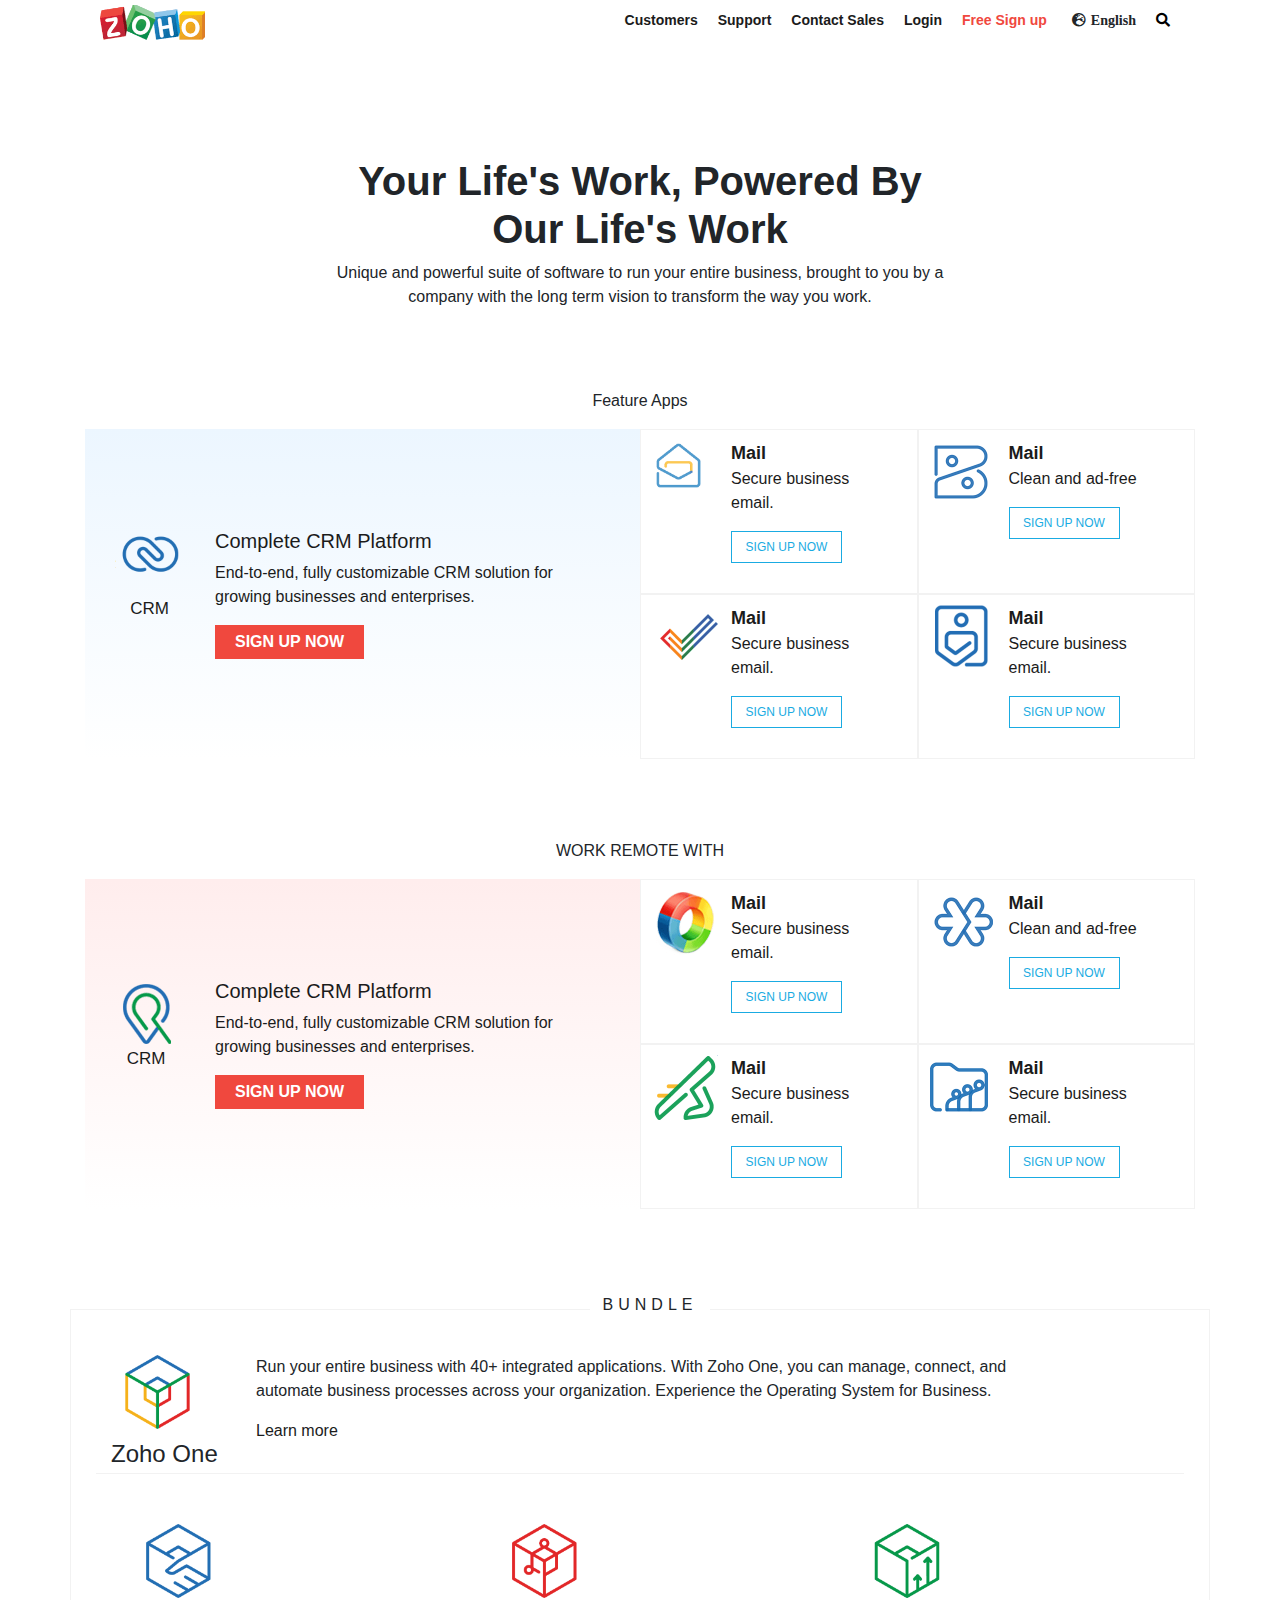
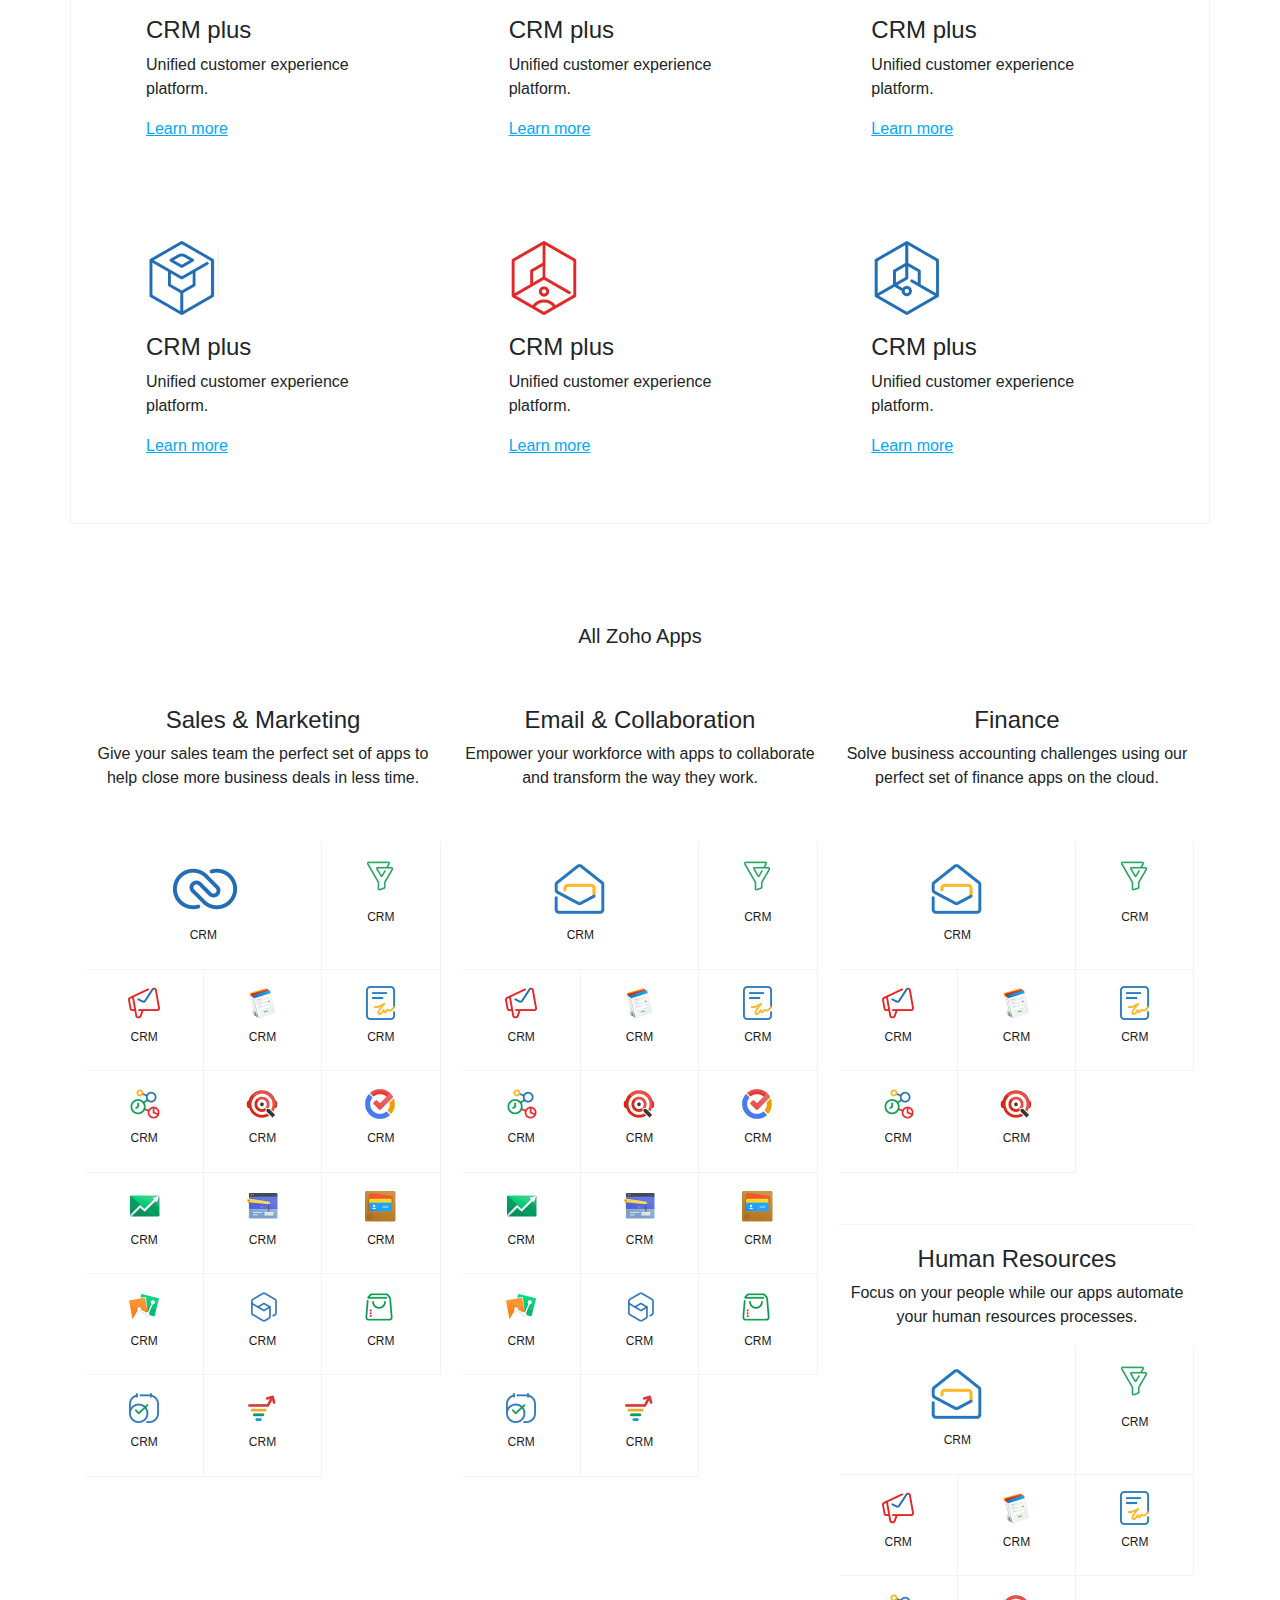
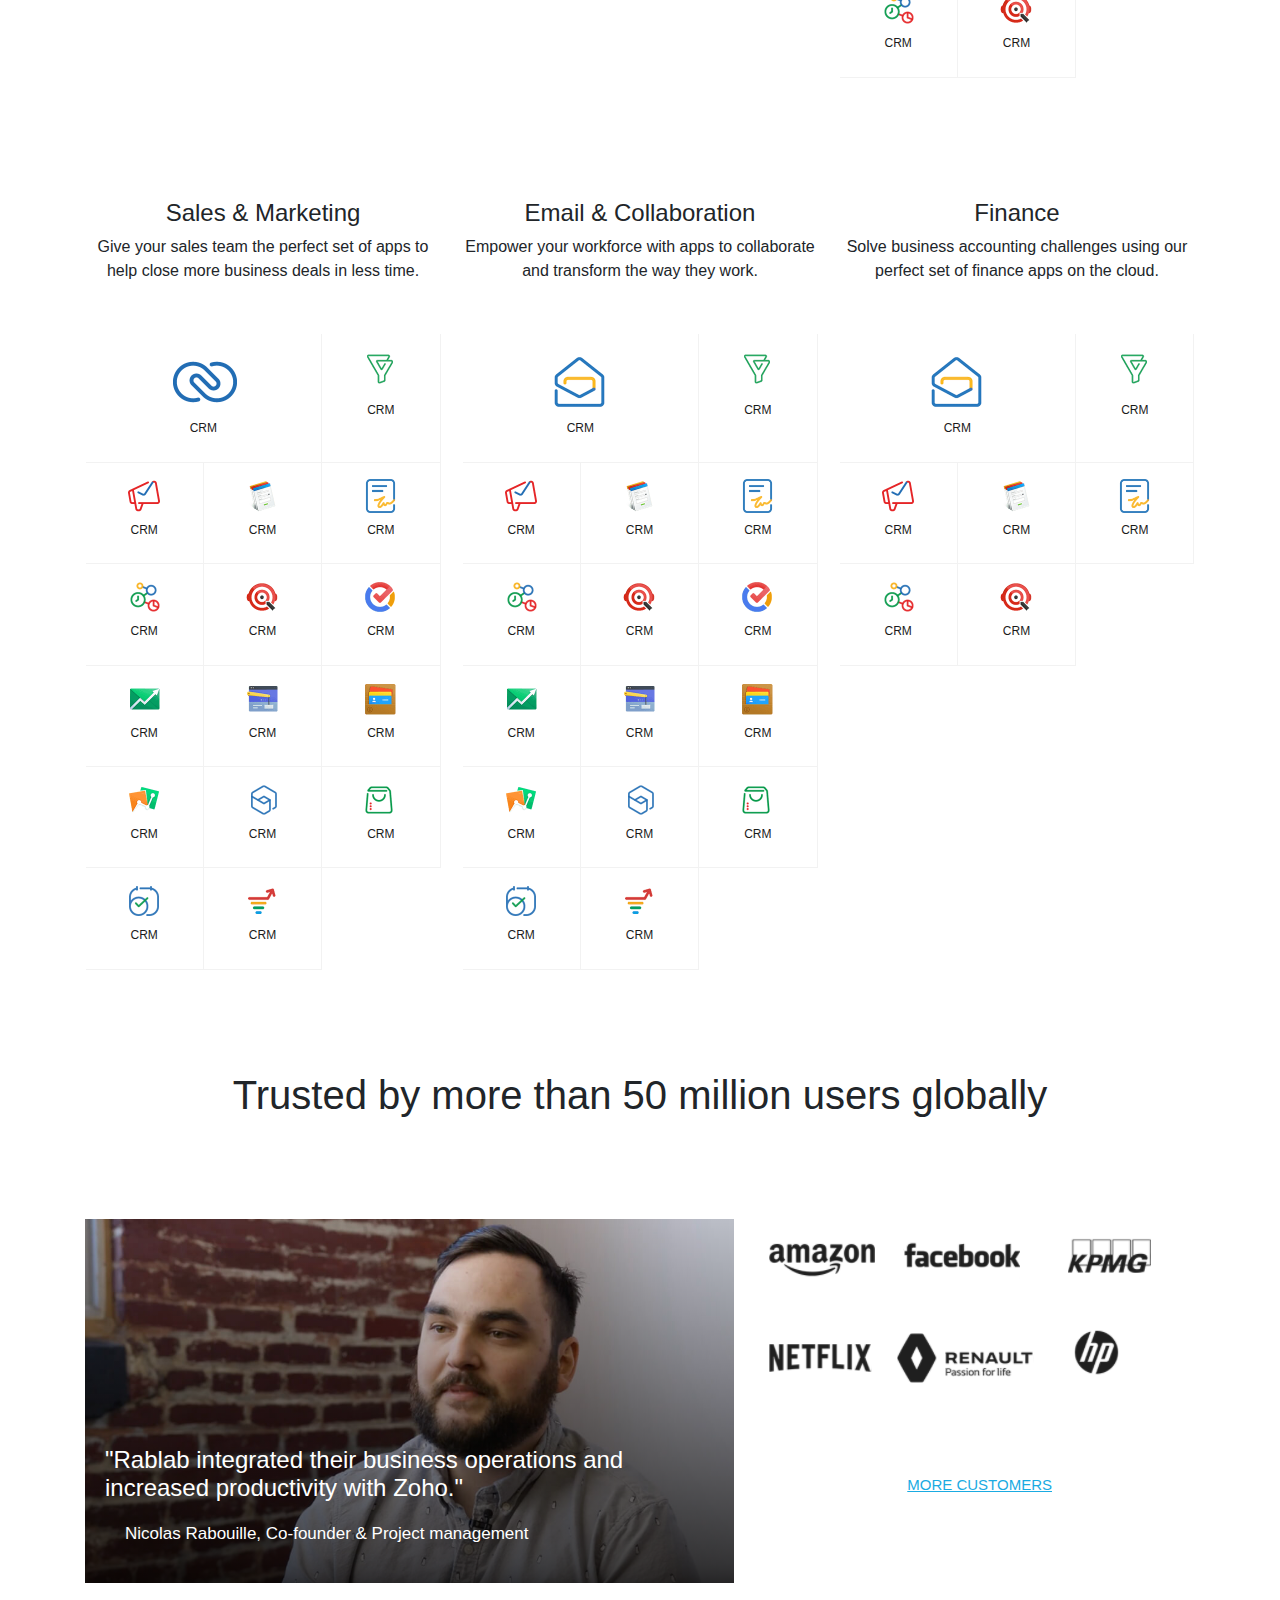
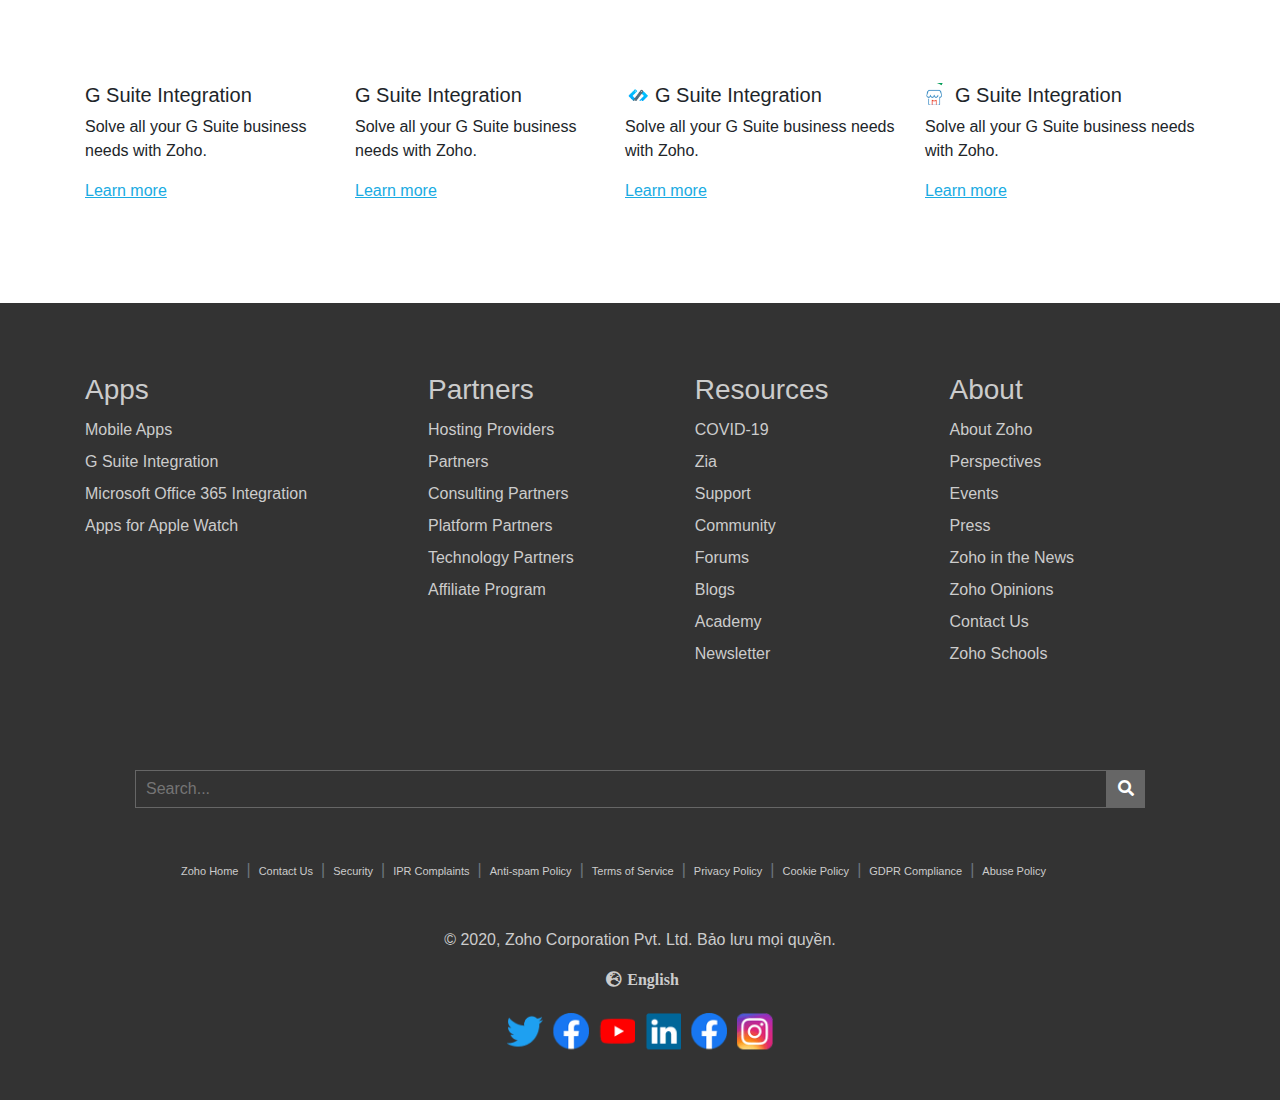
<file: index.html>
<!DOCTYPE html>
<html>
  <head>
    <meta charset="UTF-8" />
    <meta name="viewport" content="width=device-width, initial-scale=1.0" />
    <title>Zoho</title>
    <script src="./plugins/bootstrap/jquery-3.5.1.min.js"></script>
    <script src="./plugins/bootstrap/bootstrap.min.js"></script> 
    <link rel="stylesheet" href="./plugins/bootstrap/bootstrap.min.css" />
    <link rel="stylesheet" href="./css/style.css" />
    <link href="./plugins/fontawesome/fontawesome.min.css" rel="stylesheet" />
    <script src="/script/script.js"></script>
  </head>
  <body>
    <!-- ===========================================HEADER=========================================== -->
    <header>
      <!--NAVBAR-->
      <section class="nav-navbar-header">
        <div class="nav-brand">
          <a href="#">
            <span class="img-logo icon-logo-header"> </span>
          </a>
        </div>
        <div class="nav-content">
          <ul>
            <li>
              <a href="#">Customers</a>
            </li>

            <li>
              <a href="#">Support</a>
            </li>

            <li>
              <a href="/contact-us.html">Contact Sales</a>
            </li>

            <li>
              <a href="#">Login</a>
            </li>

            <li>
              <a href="#" style="color: #f0483e !important;">Free Sign up</a>
            </li>

            <li class="dropdown-menu-hover">              
                <i class="fas fa-globe-europe">English</i> 
                <ul class="sub-menu">
                  <div>
                    <li>
                      <a href="#">Español</a>
                    </li>
                    <li>
                      <a href="#">Deutsch</a>
                    </li>
                    <li>
                      <a href="#">Nederlands</a>
                    </li>
                    <li>
                      <a href="#">Bahasa Indonesia</a>
                    </li>
                    <li>
                      <a href="#">Tiếng Việt</a>
                    </li>
                    <li>
                      <a href="#">日本語t</a>
                    </li>
                  </div>
                  <div>
                    <li>
                      <a href="#">Português (Brasil)</a>
                    </li>
                    <li>
                      <a href="#">Français</a>
                    </li>
                    <li>
                      <a href="#">العربية</a>
                    </li>
                    <li>
                      <a href="#">ภาษาไทย</a>
                    </li>
                    <li>
                      <a href="#">Italiano</a>
                    </li>
                  </div>
                </ul>          
            </li>

            <li>
              <a href="#">
                <button type="button" data-toggle="modal" data-target="#myModal" class="btn-search-modal" >
                  <i class="fas fa-search" id="search-btn"></i>
                </button>
    
                <div class="modal fade modal-full" id="myModal" >
                  <div class="modal-dialog">
                    <div class="modal-content">                 
                    <!--Search Section-->
                    <div class="input-group md-form form-sm form-2 pl-0 search-modal">
                      <input class="form-control my-0 py-1 amber-border" type="text" placeholder="Search" aria-label="Search">
                      <div class="input-group-append">
                        <span class="input-group-text amber lighten-3" id="basic-text1"><i class="fas fa-search text-grey"
                            aria-hidden="true"></i></span>
                      </div>
                    </div>
                    <!--OUT Search Section-->
                      
                    </div>
                  </div>
                </div>
              </a>
            </li>
          </ul>
        </div>
      </section>
      <!--OUT NAVBAR-->

      <!--TITTLE-->
      <section>
        <div class="intro tittle">
          <h2>
            <span class="img-logo icon-logo-header mobile"> </span>
          </h2>
          <h1>Your Life's Work, Powered By Our Life's Work</h1>
          <p>
            Unique and powerful suite of software to run your entire business,
            brought to you by a company with the long term vision to transform
            the way you work.
          </p>
        </div>
      </section>
      <!--OUT TITTLE-->
    </header>

    <!-- ===========================================CONTENT=========================================== -->
    <main>
      <!--Featured Apps-->
      <section class="container main-content">
        <div class="box">
          <div class="box-tittle">
            <p>Feature Apps</p>
          </div>
          <div class="box-left app-left">
            <a href="#">
              <span class="app-left-icon icon1">
                <h3>CRM</h3>
              </span>
              <div class="text-left-box">
                <h5>Complete CRM Platform</h5>
                <p>
                  End-to-end, fully customizable CRM solution for growing
                  businesses and enterprises.
                </p>
                <button>sign up now</button>
              </div>
            </a>
          </div>

          <div class="box-right app-right">
            <a href="#">
              <div class="app-child">
                <span class="app-right-icon icon2"> </span>
                <div class="app-text">
                  <ul>
                    <li>Mail</li>
                    <li><p>Secure business email.</p></li>
                    <li><button>sign up now</button></li>
                  </ul>
                </div>
              </div>
            </a>

            <a href="#">
              <div class="app-child">
                <span class="app-right-icon3 icon3"> </span>
                <div class="app-text">
                  <ul>
                    <li>Mail</li>
                    <li><p>Clean and ad-free</p></li>
                    <li><button>sign up now</button></li>
                  </ul>
                </div>
              </div>
            </a>
            <a href="#">
              <div class="app-child">
                <span class="app-right-icon3 icon4"> </span>
                <div class="app-text">
                  <ul>
                    <li>Mail</li>
                    <li><p>Secure business email.</p></li>
                    <li><button>sign up now</button></li>
                  </ul>
                </div>
              </div>
            </a>
            <a href="#">
              <div class="app-child">
                <span class="app-right-icon3 icon5"> </span>
                <div class="app-text">
                  <ul>
                    <li>Mail</li>
                    <li><p>Secure business email.</p></li>
                    <li><button>sign up now</button></li>
                  </ul>
                </div>
              </div>
            </a>
          </div>

        </div>
          <!--WORK REMOTE WITH-->
          <div class="box">
            <div class="box-tittle">
              <p>WORK REMOTE WITH</p>
            </div>
            <div class="box-left app-left work-left">
              <a href="#">
                <span class="work-left-icon icon6">
                  <h3>CRM</h3>
                </span>
                <div class="text-left-box">
                  <h5>Complete CRM Platform</h5>
                  <p>
                    End-to-end, fully customizable CRM solution for growing
                    businesses and enterprises.
                  </p>
                  <button>sign up now</button>
                </div>
              </a>
            </div>
  
            <div class="box-right app-right">
              <a href="#">
                <div class="app-child">
                  <span class="app-right-icon3 icon7"> </span>
                  <div class="app-text">
                    <ul>
                      <li>Mail</li>
                      <li><p>Secure business email.</p></li>
                      <li><button>sign up now</button></li>
                    </ul>
                  </div>
                </div>
              </a>
  
              <a href="#">
                <div class="app-child">
                  <span class="app-right-icon3 icon8"> </span>
                  <div class="app-text">
                    <ul>
                      <li>Mail</li>
                      <li><p>Clean and ad-free</p></li>
                      <li><button>sign up now</button></li>
                    </ul>
                  </div>
                </div>
              </a>
              <a href="#">
                <div class="app-child">
                  <span class="app-right-icon3 icon9"> </span>
                  <div class="app-text">
                    <ul>
                      <li>Mail</li>
                      <li><p>Secure business email.</p></li>
                      <li><button>sign up now</button></li>
                    </ul>
                  </div>
                </div>
              </a>
              <a href="#">
                <div class="app-child">
                  <span class="app-right-icon3 icon10"> </span>
                  <div class="app-text">
                    <ul>
                      <li>Mail</li>
                      <li><p>Secure business email.</p></li>
                      <li><button>sign up now</button></li>
                    </ul>
                  </div>
                </div>
              </a>
            </div>
  
          </div>
          <!--OUT WORK REMOTE WITH-->

        
      </section>
      <!--OUT Featured Apps-->

      <!--BUNDLES-->
      <section>
        <div class="container bundle tittle">
          <h6>Bundle</h6>
          <div class="bundle-tittle">
            <div>
              <span class="bundle-content-icon icon11"></span>     
              <h4>Zoho One</h4>      
            </div>
            <div>
              <p>
                Run your entire business with 40+ integrated applications. With
                Zoho One, you can manage, connect, and automate business
                processes across your organization. Experience the Operating
                System for Business.
              </p>
              <a href="#">Learn more</a>
            </div>
          </div>
          <div class="bundle-content">
            <div class="bundle-child">
              <span class="bundle-content-icon icon12"> </span> 
              <div>
                <h4>CRM plus</h4>
                <p>Unified customer experience platform.</p>
                <a href="#">Learn more</a>
              </div>          
              
            </div>
   
            <div class="bundle-child">
              <span class="bundle-content-icon icon13"> </span>
              <div>
                <h4>CRM plus</h4>
                <p>Unified customer experience platform.</p>
                <a href="#">Learn more</a>
              </div> 
            </div>
            <div class="bundle-child">
              <span class="bundle-content-icon icon14"> </span>
              <div>
                <h4>CRM plus</h4>
                <p>Unified customer experience platform.</p>
                <a href="#">Learn more</a>
              </div> 
            </div>
            <div class="bundle-child">
              <span class="bundle-content-icon icon15"> </span>
              <div>
                <h4>CRM plus</h4>
                <p>Unified customer experience platform.</p>
                <a href="#">Learn more</a>
              </div> 
            </div>
            <div class="bundle-child">
              <span class="bundle-content-icon icon16"> </span>
              <div>
                <h4>CRM plus</h4>
                <p>Unified customer experience platform.</p>
                <a href="#">Learn more</a>
              </div> 
            </div>
            <div class="bundle-child">
              <span class="bundle-content-icon icon17"> </span>
              <div>
                <h4>CRM plus</h4>
                <p>Unified customer experience platform.</p>
                <a href="#">Learn more</a>
              </div> 
            </div>
          </div>
        </div>
      </section>
      <!--OUT BUNDLES-->

      <!--ALL ZOHO APPS-->
      <section class="container offices">
        <div class="tittle text-center">
          <h5>All Zoho Apps</h5>
        </div>
        <div class="wrapper">
          <div>
            <div>
              <div class="tittle-category">
                <h4>Sales & Marketing</h4>
                <p>
                  Give your sales team the perfect set of apps to help close
                  more business deals in less time.
                </p>
              </div>
              <div class="category">           
                  <div>
                    <a href="#">
                      <span class="zoho-app-content-icon zoho-icon1"> </span>
                      <h6>CRM</h6>
                    </a>                   
                  </div>                  
                  <div>
                    <a href="#">
                      <span class="zoho-app-content-icon zoho-icon2"> </span>
                      <h6>CRM</h6>
                    </a>                   
                  </div> 
                  <div>
                    <a href="#">
                      <span class="zoho-app-content-icon zoho-icon3"> </span>
                      <h6>CRM</h6>
                    </a>                   
                  </div> 
                  <div>
                    <a href="#">
                      <span class="zoho-app-content-icon zoho-icon4"> </span>
                      <h6>CRM</h6>
                    </a>                   
                  </div> 
                  <div>
                    <a href="#">
                      <span class="zoho-app-content-icon zoho-icon5"> </span>
                      <h6>CRM</h6>
                    </a>                   
                  </div> 
                  <div>
                    <a href="#">
                      <span class="zoho-app-content-icon zoho-icon6"> </span>
                      <h6>CRM</h6>
                    </a>                   
                  </div> 
                  <div>
                    <a href="#">
                      <span class="zoho-app-content-icon zoho-icon7"> </span>
                      <h6>CRM</h6>
                    </a>                   
                  </div> 
                  <div>
                    <a href="#">
                      <span class="zoho-app-content-icon zoho-icon8"> </span>
                      <h6>CRM</h6>
                    </a>                   
                  </div> 
                  <div>
                    <a href="#">
                      <span class="zoho-app-content-icon zoho-icon9"> </span>
                      <h6>CRM</h6>
                    </a>                   
                  </div> 
                  <div>
                    <a href="#">
                      <span class="zoho-app-content-icon zoho-icon10"> </span>
                      <h6>CRM</h6>
                    </a>                   
                  </div>
                  <div>
                    <a href="#">
                      <span class="zoho-app-content-icon zoho-icon11"> </span>
                      <h6>CRM</h6>
                    </a>                   
                  </div>
                  <div>
                    <a href="#">
                      <span class="zoho-app-content-icon zoho-icon12"> </span>
                      <h6>CRM</h6>
                    </a>                   
                  </div>
                  <div>
                    <a href="#">
                      <span class="zoho-app-content-icon zoho-icon13"> </span>
                      <h6>CRM</h6>
                    </a>                   
                  </div>
                  <div>
                    <a href="#">
                      <span class="zoho-app-content-icon zoho-icon14"> </span>
                      <h6>CRM</h6>
                    </a>                   
                  </div>
                  <div>
                    <a href="#">
                      <span class="zoho-app-content-icon zoho-icon15"> </span>
                      <h6>CRM</h6>
                    </a>                   
                  </div>
                  <div>
                    <a href="#">
                      <span class="zoho-app-content-icon zoho-icon16"> </span>
                      <h6>CRM</h6>
                    </a>                   
                  </div>
              </div>
            </div>      
          </div>
          <div>
            <div class="tittle-category">
              <h4>Email & Collaboration</h4>
              <p>
                Empower your workforce with apps to collaborate and transform the way they work.
              </p>
            </div>
            <div class="category cate-mid">           
              <div>
                <a href="#">
                  <span class="zoho-app-content-icon zoho-icon17"> </span>
                  <h6>CRM</h6>
                </a>                   
              </div>                 
              <div>
                <a href="#">
                  <span class="zoho-app-content-icon zoho-icon2"> </span>
                  <h6>CRM</h6>
                </a>                   
              </div> 
              <div>
                <a href="#">
                  <span class="zoho-app-content-icon zoho-icon3"> </span>
                  <h6>CRM</h6>
                </a>                   
              </div> 
              <div>
                <a href="#">
                  <span class="zoho-app-content-icon zoho-icon4"> </span>
                  <h6>CRM</h6>
                </a>                   
              </div> 
              <div>
                <a href="#">
                  <span class="zoho-app-content-icon zoho-icon5"> </span>
                  <h6>CRM</h6>
                </a>                   
              </div> 
              <div>
                <a href="#">
                  <span class="zoho-app-content-icon zoho-icon6"> </span>
                  <h6>CRM</h6>
                </a>                   
              </div> 
              <div>
                <a href="#">
                  <span class="zoho-app-content-icon zoho-icon7"> </span>
                  <h6>CRM</h6>
                </a>                   
              </div> 
              <div>
                <a href="#">
                  <span class="zoho-app-content-icon zoho-icon8"> </span>
                  <h6>CRM</h6>
                </a>                   
              </div> 
              <div>
                <a href="#">
                  <span class="zoho-app-content-icon zoho-icon9"> </span>
                  <h6>CRM</h6>
                </a>                   
              </div> 
              <div>
                <a href="#">
                  <span class="zoho-app-content-icon zoho-icon10"> </span>
                  <h6>CRM</h6>
                </a>                   
              </div>
              <div>
                <a href="#">
                  <span class="zoho-app-content-icon zoho-icon11"> </span>
                  <h6>CRM</h6>
                </a>                   
              </div>
              <div>
                <a href="#">
                  <span class="zoho-app-content-icon zoho-icon12"> </span>
                  <h6>CRM</h6>
                </a>                   
              </div>
              <div>
                <a href="#">
                  <span class="zoho-app-content-icon zoho-icon13"> </span>
                  <h6>CRM</h6>
                </a>                   
              </div>
              <div>
                <a href="#">
                  <span class="zoho-app-content-icon zoho-icon14"> </span>
                  <h6>CRM</h6>
                </a>                   
              </div>
              <div>
                <a href="#">
                  <span class="zoho-app-content-icon zoho-icon15"> </span>
                  <h6>CRM</h6>
                </a>                   
              </div>
              <div>
                <a href="#">
                  <span class="zoho-app-content-icon zoho-icon16"> </span>
                  <h6>CRM</h6>
                </a>                   
              </div>
          </div>
          </div>
          <div>
            <div class="r1-c3">
              <div class="tittle-category">
                <h4>Finance</h4>
                <p>
                  Solve business accounting challenges using our perfect set
                  of finance apps on the cloud.                                     
                </p>
              </div>
              <div class="category">           
                <div>
                  <a href="#">
                    <span class="zoho-app-content-icon zoho-icon17"> </span>
                    <h6>CRM</h6>
                  </a>                   
                </div>               
                <div>
                  <a href="#">
                    <span class="zoho-app-content-icon zoho-icon2"> </span>
                    <h6>CRM</h6>
                  </a>                   
                </div> 
                <div>
                  <a href="#">
                    <span class="zoho-app-content-icon zoho-icon3"> </span>
                    <h6>CRM</h6>
                  </a>                   
                </div> 
                <div>
                  <a href="#">
                    <span class="zoho-app-content-icon zoho-icon4"> </span>
                    <h6>CRM</h6>
                  </a>                   
                </div> 
                <div>
                  <a href="#">
                    <span class="zoho-app-content-icon zoho-icon5"> </span>
                    <h6>CRM</h6>
                  </a>                   
                </div> 
                <div>
                  <a href="#">
                    <span class="zoho-app-content-icon zoho-icon6"> </span>
                    <h6>CRM</h6>
                  </a>                   
                </div> 
                <div>
                  <a href="#">
                    <span class="zoho-app-content-icon zoho-icon7"> </span>
                    <h6>CRM</h6>
                  </a>                   
                </div> 
            </div>     
              <div class="human-resource">
                  <div>
                  <h4>Human Resources</h4>
                  <p>
                    Focus on your people while our apps automate your human
                    resources processes.
                  </p>
                </div>
                <div class="category">           
                  <div>
                    <a href="#">
                      <span class="zoho-app-content-icon zoho-icon17"> </span>
                      <h6>CRM</h6>
                    </a>                   
                  </div>                  
                  <div>
                    <a href="#">
                      <span class="zoho-app-content-icon zoho-icon2"> </span>
                      <h6>CRM</h6>
                    </a>                   
                  </div> 
                  <div>
                    <a href="#">
                      <span class="zoho-app-content-icon zoho-icon3"> </span>
                      <h6>CRM</h6>
                    </a>                   
                  </div> 
                  <div>
                    <a href="#">
                      <span class="zoho-app-content-icon zoho-icon4"> </span>
                      <h6>CRM</h6>
                    </a>                   
                  </div> 
                  <div>
                    <a href="#">
                      <span class="zoho-app-content-icon zoho-icon5"> </span>
                      <h6>CRM</h6>
                    </a>                   
                  </div> 
                  <div>
                    <a href="#">
                      <span class="zoho-app-content-icon zoho-icon6"> </span>
                      <h6>CRM</h6>
                    </a>                   
                  </div> 
                  <div>
                    <a href="#">
                      <span class="zoho-app-content-icon zoho-icon7"> </span>
                      <h6>CRM</h6>
                    </a>                   
                  </div>            
              </div>
              </div>            
            </div>            
          </div>

          <div class="temp">
            <div class="tittle-category">
              <div>
              <h4>Human Resources</h4>
              <p>
                Focus on your people while our apps automate your human
                resources processes.
              </p>
            </div>
            <div class="category">           
              <div>
                <a href="#">
                  <span class="zoho-app-content-icon zoho-icon1"> </span>
                  <h6>CRM</h6>
                </a>                   
              </div>                  
              <div>
                <a href="#">
                  <span class="zoho-app-content-icon zoho-icon2"> </span>
                  <h6>CRM</h6>
                </a>                   
              </div> 
              <div>
                <a href="#">
                  <span class="zoho-app-content-icon zoho-icon3"> </span>
                  <h6>CRM</h6>
                </a>                   
              </div> 
              <div>
                <a href="#">
                  <span class="zoho-app-content-icon zoho-icon4"> </span>
                  <h6>CRM</h6>
                </a>                   
              </div>             
          </div>
          </div>
          </div>

          <div>
            <div>
              <div class="tittle-category">
                <h4>Sales & Marketing</h4>
                <p>
                  Give your sales team the perfect set of apps to help close
                  more business deals in less time.
                </p>
              </div>
              <div class="category">           
                  <div>
                    <a href="#">
                      <span class="zoho-app-content-icon zoho-icon1"> </span>
                      <h6>CRM</h6>
                    </a>                   
                  </div>                  
                  <div>
                    <a href="#">
                      <span class="zoho-app-content-icon zoho-icon2"> </span>
                      <h6>CRM</h6>
                    </a>                   
                  </div> 
                  <div>
                    <a href="#">
                      <span class="zoho-app-content-icon zoho-icon3"> </span>
                      <h6>CRM</h6>
                    </a>                   
                  </div> 
                  <div>
                    <a href="#">
                      <span class="zoho-app-content-icon zoho-icon4"> </span>
                      <h6>CRM</h6>
                    </a>                   
                  </div> 
                  <div>
                    <a href="#">
                      <span class="zoho-app-content-icon zoho-icon5"> </span>
                      <h6>CRM</h6>
                    </a>                   
                  </div> 
                  <div>
                    <a href="#">
                      <span class="zoho-app-content-icon zoho-icon6"> </span>
                      <h6>CRM</h6>
                    </a>                   
                  </div> 
                  <div>
                    <a href="#">
                      <span class="zoho-app-content-icon zoho-icon7"> </span>
                      <h6>CRM</h6>
                    </a>                   
                  </div> 
                  <div>
                    <a href="#">
                      <span class="zoho-app-content-icon zoho-icon8"> </span>
                      <h6>CRM</h6>
                    </a>                   
                  </div> 
                  <div>
                    <a href="#">
                      <span class="zoho-app-content-icon zoho-icon9"> </span>
                      <h6>CRM</h6>
                    </a>                   
                  </div> 
                  <div>
                    <a href="#">
                      <span class="zoho-app-content-icon zoho-icon10"> </span>
                      <h6>CRM</h6>
                    </a>                   
                  </div>
                  <div>
                    <a href="#">
                      <span class="zoho-app-content-icon zoho-icon11"> </span>
                      <h6>CRM</h6>
                    </a>                   
                  </div>
                  <div>
                    <a href="#">
                      <span class="zoho-app-content-icon zoho-icon12"> </span>
                      <h6>CRM</h6>
                    </a>                   
                  </div>
                  <div>
                    <a href="#">
                      <span class="zoho-app-content-icon zoho-icon13"> </span>
                      <h6>CRM</h6>
                    </a>                   
                  </div>
                  <div>
                    <a href="#">
                      <span class="zoho-app-content-icon zoho-icon14"> </span>
                      <h6>CRM</h6>
                    </a>                   
                  </div>
                  <div>
                    <a href="#">
                      <span class="zoho-app-content-icon zoho-icon15"> </span>
                      <h6>CRM</h6>
                    </a>                   
                  </div>
                  <div>
                    <a href="#">
                      <span class="zoho-app-content-icon zoho-icon16"> </span>
                      <h6>CRM</h6>
                    </a>                   
                  </div>
              </div>
            </div>      
          </div>
          <div>
            <div>
              <div class="tittle-category">
                <h4>Email & Collaboration</h4>
                <p>
                  Empower your workforce with apps to collaborate and transform the way they work.
                </p>
              </div>
              <div class="category cate-mid">           
                <div>
                  <a href="#">
                    <span class="zoho-app-content-icon zoho-icon17"> </span>
                    <h6>CRM</h6>
                  </a>                   
                </div>                 
                <div>
                  <a href="#">
                    <span class="zoho-app-content-icon zoho-icon2"> </span>
                    <h6>CRM</h6>
                  </a>                   
                </div> 
                <div>
                  <a href="#">
                    <span class="zoho-app-content-icon zoho-icon3"> </span>
                    <h6>CRM</h6>
                  </a>                   
                </div> 
                <div>
                  <a href="#">
                    <span class="zoho-app-content-icon zoho-icon4"> </span>
                    <h6>CRM</h6>
                  </a>                   
                </div> 
                <div>
                  <a href="#">
                    <span class="zoho-app-content-icon zoho-icon5"> </span>
                    <h6>CRM</h6>
                  </a>                   
                </div> 
                <div>
                  <a href="#">
                    <span class="zoho-app-content-icon zoho-icon6"> </span>
                    <h6>CRM</h6>
                  </a>                   
                </div> 
                <div>
                  <a href="#">
                    <span class="zoho-app-content-icon zoho-icon7"> </span>
                    <h6>CRM</h6>
                  </a>                   
                </div> 
                <div>
                  <a href="#">
                    <span class="zoho-app-content-icon zoho-icon8"> </span>
                    <h6>CRM</h6>
                  </a>                   
                </div> 
                <div>
                  <a href="#">
                    <span class="zoho-app-content-icon zoho-icon9"> </span>
                    <h6>CRM</h6>
                  </a>                   
                </div> 
                <div>
                  <a href="#">
                    <span class="zoho-app-content-icon zoho-icon10"> </span>
                    <h6>CRM</h6>
                  </a>                   
                </div>
                <div>
                  <a href="#">
                    <span class="zoho-app-content-icon zoho-icon11"> </span>
                    <h6>CRM</h6>
                  </a>                   
                </div>
                <div>
                  <a href="#">
                    <span class="zoho-app-content-icon zoho-icon12"> </span>
                    <h6>CRM</h6>
                  </a>                   
                </div>
                <div>
                  <a href="#">
                    <span class="zoho-app-content-icon zoho-icon13"> </span>
                    <h6>CRM</h6>
                  </a>                   
                </div>
                <div>
                  <a href="#">
                    <span class="zoho-app-content-icon zoho-icon14"> </span>
                    <h6>CRM</h6>
                  </a>                   
                </div>
                <div>
                  <a href="#">
                    <span class="zoho-app-content-icon zoho-icon15"> </span>
                    <h6>CRM</h6>
                  </a>                   
                </div>
                <div>
                  <a href="#">
                    <span class="zoho-app-content-icon zoho-icon16"> </span>
                    <h6>CRM</h6>
                  </a>                   
                </div>
            </div>
            </div>
          </div> 
          <div>
            <div class="r1 r1-c3">
              <div class="tittle-category">
                <h4>Finance</h4>
                <p>
                  Solve business accounting challenges using our perfect set
                  of finance apps on the cloud.                                     
                </p>
              </div>
              <div class="category">           
                <div>
                  <a href="#">
                    <span class="zoho-app-content-icon zoho-icon17"> </span>
                    <h6>CRM</h6>
                  </a>                   
                </div>               
                <div>
                  <a href="#">
                    <span class="zoho-app-content-icon zoho-icon2"> </span>
                    <h6>CRM</h6>
                  </a>                   
                </div> 
                <div>
                  <a href="#">
                    <span class="zoho-app-content-icon zoho-icon3"> </span>
                    <h6>CRM</h6>
                  </a>                   
                </div> 
                <div>
                  <a href="#">
                    <span class="zoho-app-content-icon zoho-icon4"> </span>
                    <h6>CRM</h6>
                  </a>                   
                </div> 
                <div>
                  <a href="#">
                    <span class="zoho-app-content-icon zoho-icon5"> </span>
                    <h6>CRM</h6>
                  </a>                   
                </div> 
                <div>
                  <a href="#">
                    <span class="zoho-app-content-icon zoho-icon6"> </span>
                    <h6>CRM</h6>
                  </a>                   
                </div> 
                <div>
                  <a href="#">
                    <span class="zoho-app-content-icon zoho-icon7"> </span>
                    <h6>CRM</h6>
                  </a>                   
                </div> 
            </div>     
                      
            </div>            
          </div>
        </div>
          
        </div>
      </section>
      <!--OUT ALL ZOHO APPS-->

      <!-- advertisement -->
      <!-- ADV -->
      <section class="container adv">
        <h1>Trusted by more than 50 million users globally</h1>
        <div class="adv-box">
          <div class="left">
            <img alt="Nicolas Rabouille" src="/images/zoho-home-testimonial-nicolas-2x.jpg">
            <div class="author">
              <h4>"Rablab integrated their business operations and increased productivity with Zoho."</h4>
              <p>Nicolas Rabouille, Co-founder & Project management</p>
            </div>                     
          </div>
          <h4 class="author-temp">
              "Rablab integrated their business operations and increased productivity with Zoho."
            </h4>
          <div class="right">
            <div>
              <span class="adv-icon adv-icon1"> </span>                             
            </div> 
            <div>
              <span class="adv-icon adv-icon2"> </span>                             
            </div> 
            <div>
              <span class="adv-icon adv-icon3"> </span>                             
            </div> 
            <div>
              <span class="adv-icon adv-icon4"> </span>                             
            </div> 
            <div>
              <span class="adv-icon adv-icon5"> </span>                             
            </div> 
            <div>
              <span class="adv-icon adv-icon6"> </span>                             
            </div> 
            <!-- <img src="/images/pic.PNG" alt="none"> -->
            <a href="#">More Customers</a>
          </div>
        </div>
      </section>     
      <!-- OUT ADV -->
      <!--OUT  advertisement -->

      <!--PROMO-->
      <section class="container">
        <div class="promo">
          <div class="promo-child">
            <h5>G Suite Integration</h5>
            <p>Solve all your G Suite business needs with Zoho.</p>
            <a href="#">Learn more</a>
          </div>
          <div class="promo-child">
            <h5>G Suite Integration</h5>
            <p>Solve all your G Suite business needs with Zoho.</p>
            <a href="#">Learn more</a>
          </div>
          <div class="promo-child">
            <span class="promo-icon promo-icon-1"></span>
            <h5 style="margin-left: 30px;">G Suite Integration</h5>
            
            <p>Solve all your G Suite business needs with Zoho.</p>
            <a href="#">Learn more</a>
          </div>
          <div class="promo-child">
            <span class="promo-icon promo-icon-2"></span>
            <h5 style="margin-left: 30px;">G Suite Integration</h5>
            <p>Solve all your G Suite business needs with Zoho.</p>
            <a href="#">Learn more</a>
          </div>
        </div>
      </section>
      <!--OUT PROMO-->
    </main>

    <!-- ===========================================FOOTER=========================================== -->
    <footer>
      <section class="container">
        <!--Common-links-->
        <div class="common-links">
          <nav class="navbar navbar-expand-lg navbar-light ">    
            <div class="navbar-toggler" type="button" data-toggle="collapse" data-target="#navbarSupportedContent-1" aria-controls="navbarSupportedContent" aria-expanded="false" aria-label="Toggle navigation">
              <h3>Apps</h3>
              <span><i class="fas fa-sort-down"></i></span>
            </div>
            <div class="collapse navbar-collapse" id="navbarSupportedContent-1">
              <ul class="navbar-nav mr-auto">
                <li class="nav-item active">
                  <a class="nav-link" href="#">Mobile Apps <span class="sr-only">(current)</span></a>
                </li>
                <li class="nav-item">
                  <a class="nav-link" href="#">G Suite Integration</a>
                </li>
                <li class="nav-item">
                  <a class="nav-link disabled" href="#">Microsoft Office 365 Integration</a>
                </li>
                <li class="nav-item">
                  <a class="nav-link disabled" href="#">Apps for Apple Watch</a>
                </li>
              </ul>         
            </div>
          </nav>

          <nav class="navbar navbar-expand-lg navbar-light ">    
            <div class="navbar-toggler" type="button" data-toggle="collapse" data-target="#navbarSupportedContent-2" aria-controls="navbarSupportedContent" aria-expanded="false" aria-label="Toggle navigation">
              <h3>Partners
              </h3>
              <span><i class="fas fa-sort-down"></i></span>
            </div>
            <div class="collapse navbar-collapse" id="navbarSupportedContent-2">
              <ul class="navbar-nav mr-auto">
                <li class="nav-item active">
                  <a class="nav-link" href="#">Hosting Providers<span class="sr-only">(current)</span></a>
                </li>
                <li class="nav-item">
                  <a class="nav-link" href="#">Partners</a>
                </li>
                <li class="nav-item">
                  <a class="nav-link disabled" href="#">Consulting Partners</a>
                </li>
                <li class="nav-item">
                  <a class="nav-link disabled" href="#">Platform Partners</a>
                </li>
                <li class="nav-item">
                  <a class="nav-link disabled" href="#">Technology Partners</a>
                </li>
                <li class="nav-item">
                  <a class="nav-link disabled" href="#">Affiliate Program</a>
                </li>
                
              </ul>         
            </div>
          </nav>

          <nav class="navbar navbar-expand-lg navbar-light ">    
            <div class="navbar-toggler" type="button" data-toggle="collapse" data-target="#navbarSupportedContent-3" aria-controls="navbarSupportedContent" aria-expanded="false" aria-label="Toggle navigation">
              <h3>Resources</h3>
              <span><i class="fas fa-sort-down"></i></span>
            </div>
            <div class="collapse navbar-collapse" id="navbarSupportedContent-3">
              <ul class="navbar-nav mr-auto">
                <li class="nav-item active">
                  <a class="nav-link" href="#">COVID-19 <span class="sr-only">(current)</span></a>
                </li>
                <li class="nav-item">
                  <a class="nav-link" href="#">Zia</a>
                </li>
                <li class="nav-item">
                  <a class="nav-link disabled" href="#">Support</a>
                </li>
                <li class="nav-item">
                  <a class="nav-link disabled" href="#">Community</a>
                </li>
                <li class="nav-item">
                  <a class="nav-link disabled" href="#">Forums</a>
                </li>
                <li class="nav-item">
                  <a class="nav-link disabled" href="#">Blogs</a>
                </li>
                <li class="nav-item">
                  <a class="nav-link disabled" href="#">Academy</a>
                </li>
                <li class="nav-item">
                  <a class="nav-link disabled" href="#">Newsletter</a>
                </li>
              </ul>         
            </div>
          </nav>

          <nav class="navbar navbar-expand-lg navbar-light ">    
            <div class="navbar-toggler" type="button" data-toggle="collapse" data-target="#navbarSupportedContent-4" aria-controls="navbarSupportedContent" aria-expanded="false" aria-label="Toggle navigation">
              <h3>About</h3>
              <span><i class="fas fa-sort-down"></i></span>
            </div>
            <div class="collapse navbar-collapse" id="navbarSupportedContent-4">
              <ul class="navbar-nav mr-auto">
                <li class="nav-item">
                  <a class="nav-link" href="#">About Zoho</a>
                </li>
                <li class="nav-item">
                  <a class="nav-link" href="#">Perspectives</a>
                </li>
                <li class="nav-item">
                  <a class="nav-link disabled" href="#">Events</a>
                </li>
                <li class="nav-item">
                  <a class="nav-link disabled" href="#">Press</a>
                </li>
                <li class="nav-item">
                  <a class="nav-link disabled" href="#">Zoho in the News</a>
                </li>
                <li class="nav-item">
                  <a class="nav-link disabled" href="#">Zoho Opinions</a>
                </li>
                <li class="nav-item">
                  <a class="nav-link disabled" href="#">Contact Us</a>
                </li>
                <li class="nav-item">
                  <a class="nav-link disabled" href="#">Zoho Schools
                  </a>
                </li>
              </ul>         
            </div>
          </nav>

          <div class="apps">
            <div class="apps-tittle">
              <h3>Apps</h3>
              <i class="fas fa-sort-down"></i>
            </div>
           
            <div class="apps-child">
              <div>
                <a href="#">
                  Mobile Apps
                </a>
              </div>
              
              <div>
                <a href="#">
                  G Suite Integration
                </a>
              </div>
              <div>
                <a href="#">
                  Microsoft Office 365 Integration
                </a>
              </div>
              <div>
                <a href="#">
                  Apps for Apple Watch
                </a>
              </div>
            </div>        
          </div>

          <div class="apps">
            <div class="apps-tittle">
              <h3>Partners</h3>
            </div>
           
            <div class="apps-child">
              <div>
                <a href="#">
                  Hosting Providers
                </a>
              </div>
              
              <div>
                <a href="#">
                  Partners
                </a>
              </div>
              <div>
                <a href="#">
                  Consulting Partners
                </a>
              </div>
              <div>
                <a href="#">
                  Platform Partners
                </a>
              </div>
              <div>
                <a href="#">
                  Technology Partners
                </a>
              </div>
              <div>
                <a href="#">
                  Affiliate Program
                </a>
              </div>
              
            </div>        
          </div>

          <div class="apps">
            <div class="apps-tittle">
              <h3>Resources</h3>
            </div>
           
            <div class="apps-child">
              <div>
                <a href="#">
                  COVID-19
                </a>
              </div>
              
              <div>
                <a href="#">
                  Zia
                </a>
              </div>
              <div>
                <a href="#">
                  Support
                </a>
              </div>
              <div>
                <a href="#">
                  Community
                </a>
              </div>
              <div>
                <a href="#">
                  Forums
                </a>
              </div>
              <div>
                <a href="#">
                  Blogs
                </a>
              </div>
              <div>
                <a href="#">
                  Academy
                </a>
              </div>
              <div>
                <a href="#">
                  Newsletter
                </a>
              </div>
            </div>        
          </div>

          <div class="apps">
            <div class="apps-tittle">
              <h3>About</h3>
            </div>
           
            <div class="apps-child">
              <div>
                <a href="#">
                  About Zoho
                </a>
                
              </div>
              
              <div>
                <a href="#">
                  Perspectives
                </a>
              </div>
              <div>
                <a href="#">
                  Events
                </a>
              </div>
              <div>
                <a href="#">
                  Press
                </a>
              </div>
              <div>
                <a href="#">
                  Zoho in the News
                </a>
              </div>
              <div>
                <a href="#">
                  Zoho Opinions
                </a>
              </div>
              <div>
                <a href="#">
                  Contact Us
                </a>
              </div>
              <div>
                <a href="#">
                  Zoho Schools
                </a>
              </div>
            </div>        
          </div>
          </div>
        </div>

      <!--OUT common-links-->
      </section>

      <!--Contact-us-->
      <section class="container">
        <div class="contact-us">
          <div class="search-form">
            <input type="text" placeholder="Search...">
            <button type="submit"><i class="fas fa-search"></i></button>
          </div>
          <nav aria-label="breadcrumb">
            <ol class="breadcrumb">
              <li class="breadcrumb-item"><a href="#">Zoho Home</a></li>
              <li class="breadcrumb-item"><a href="#">Contact Us</a></li>
              <li class="breadcrumb-item"><a href="#">Security</a></li>
              <li class="breadcrumb-item"><a href="#">IPR Complaints</a></li>
              <li class="breadcrumb-item"><a href="#">Anti-spam Policy</a></li>
              <li class="breadcrumb-item"><a href="#">Terms of Service</a></li>
              <li class="breadcrumb-item"><a href="#">Privacy Policy</a></li>
              <li class="breadcrumb-item"><a href="#">Cookie Policy</a></li>
              <li class="breadcrumb-item"><a href="#">GDPR Compliance</a></li>   
              <li class="breadcrumb-item"><a href="#">Abuse Policy</a></li>
            </ol>
          </nav>
          <p>© 2020, Zoho Corporation Pvt. Ltd. Bảo lưu mọi quyền.</p>
          <a href="#">
             <i class="fas fa-globe-europe">English</i>
            <ul class="sub-menu">
              <div>
                <li>English</li>
                <li>English</li>
                <li>English</li>
                <li>English</li>
                <li>English</li>
                <li>English</li>
              </div>
              <div>
                <li>English</li>
                <li>English</li>
                <li>English</li>
                <li>English</li>
                <li>English</li>
                <li>English</li>
              </div>
            </ul>
          </a>
        </div>
      </section>
      <!-- OUT contact-us -->
      <!--LINKS-->
      <section class="links">
        <div>
        <a href="#">
          <span class="links-icon links-icon-1"> </span>
          
        </a>                   
      </div>
      <div>
        <a href="#">
          <span class="links-icon links-icon-2"> </span>
          
        </a>                   
      </div>
      <div>
        <a href="#">
          <span class="links-icon links-icon-3"> </span>
          
        </a>                   
      </div>
      <div>
        <a href="#">
          <span class="links-icon links-icon-4"> </span>
          
        </a>                   
      </div>
      <div>
        <a href="#">
          <span class="links-icon links-icon-5"> </span>
          
        </a>                   
      </div>
      <div>
        <a href="#">
          <span class="links-icon links-icon-6"> </span>
          
        </a>                   
      </div>
      </section>
      
       <!--OUT LINKS-->
    </footer>
  </body>
</html>
</file>
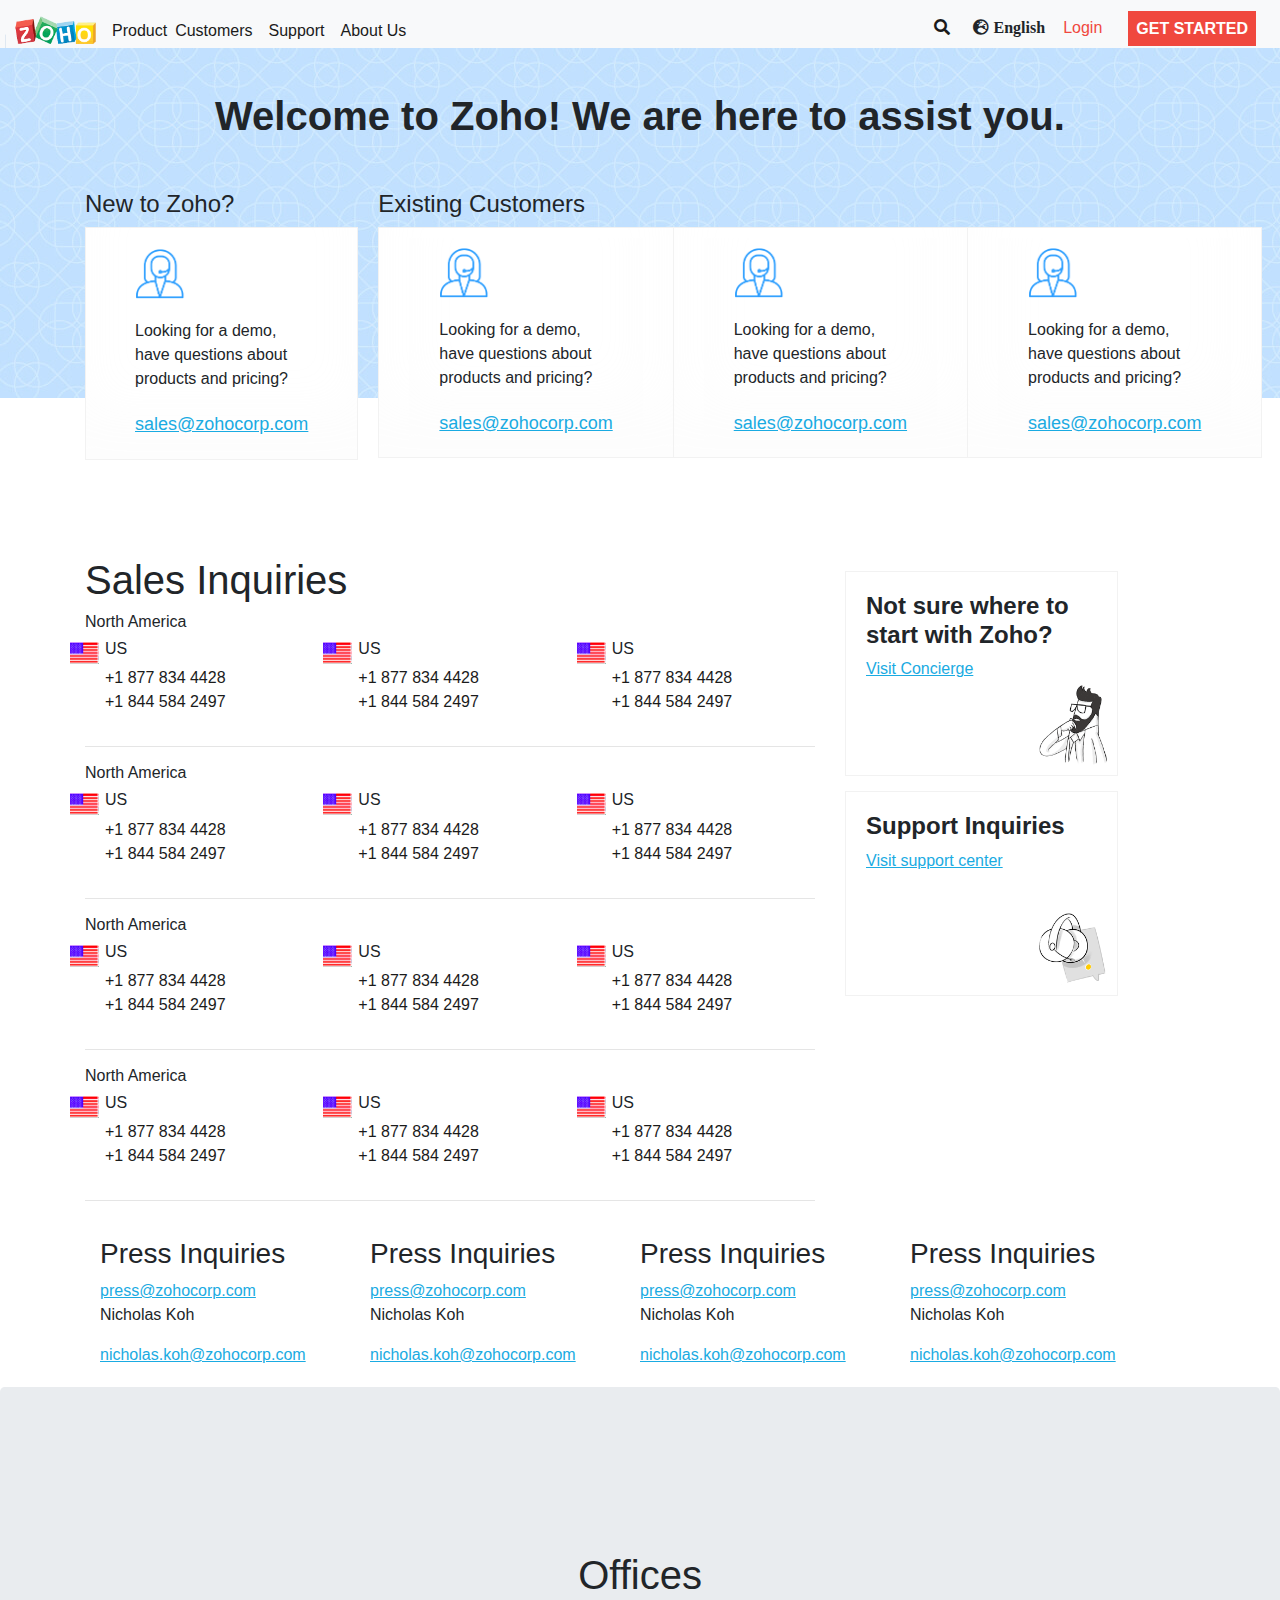
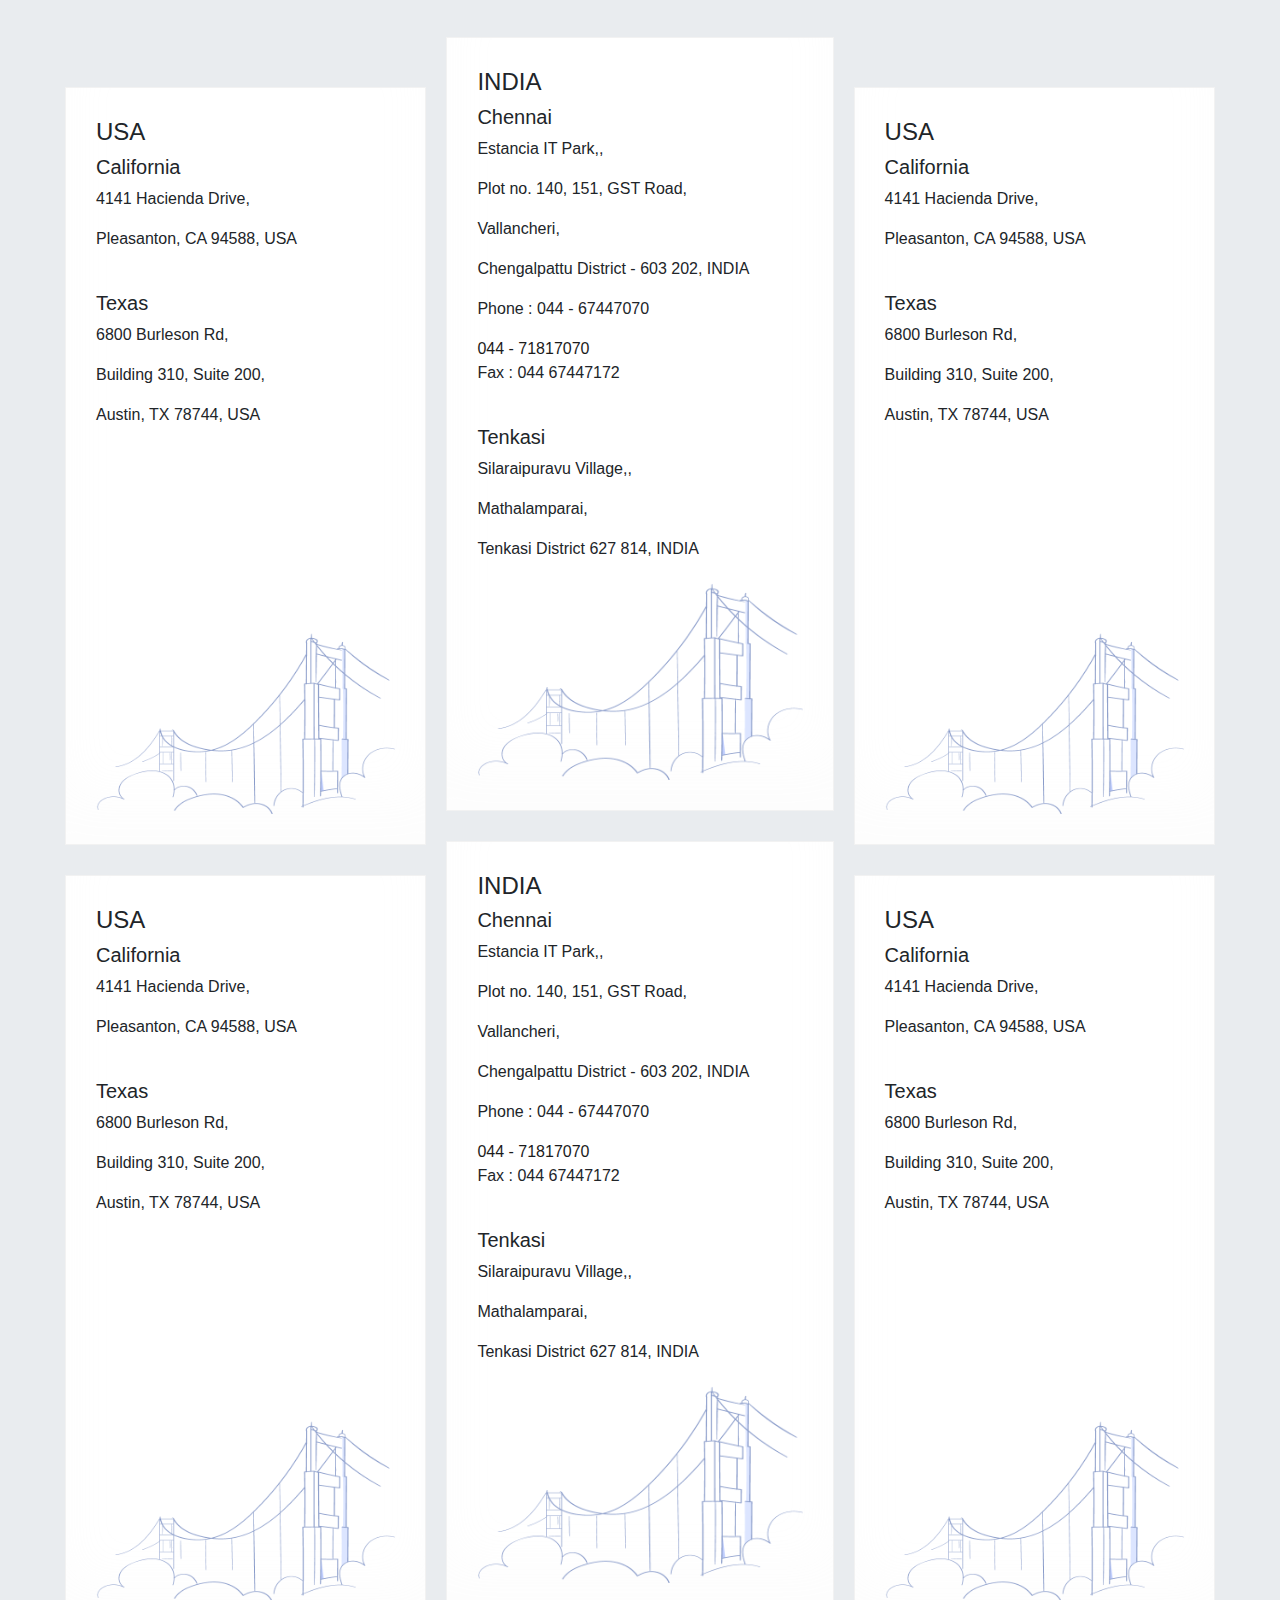
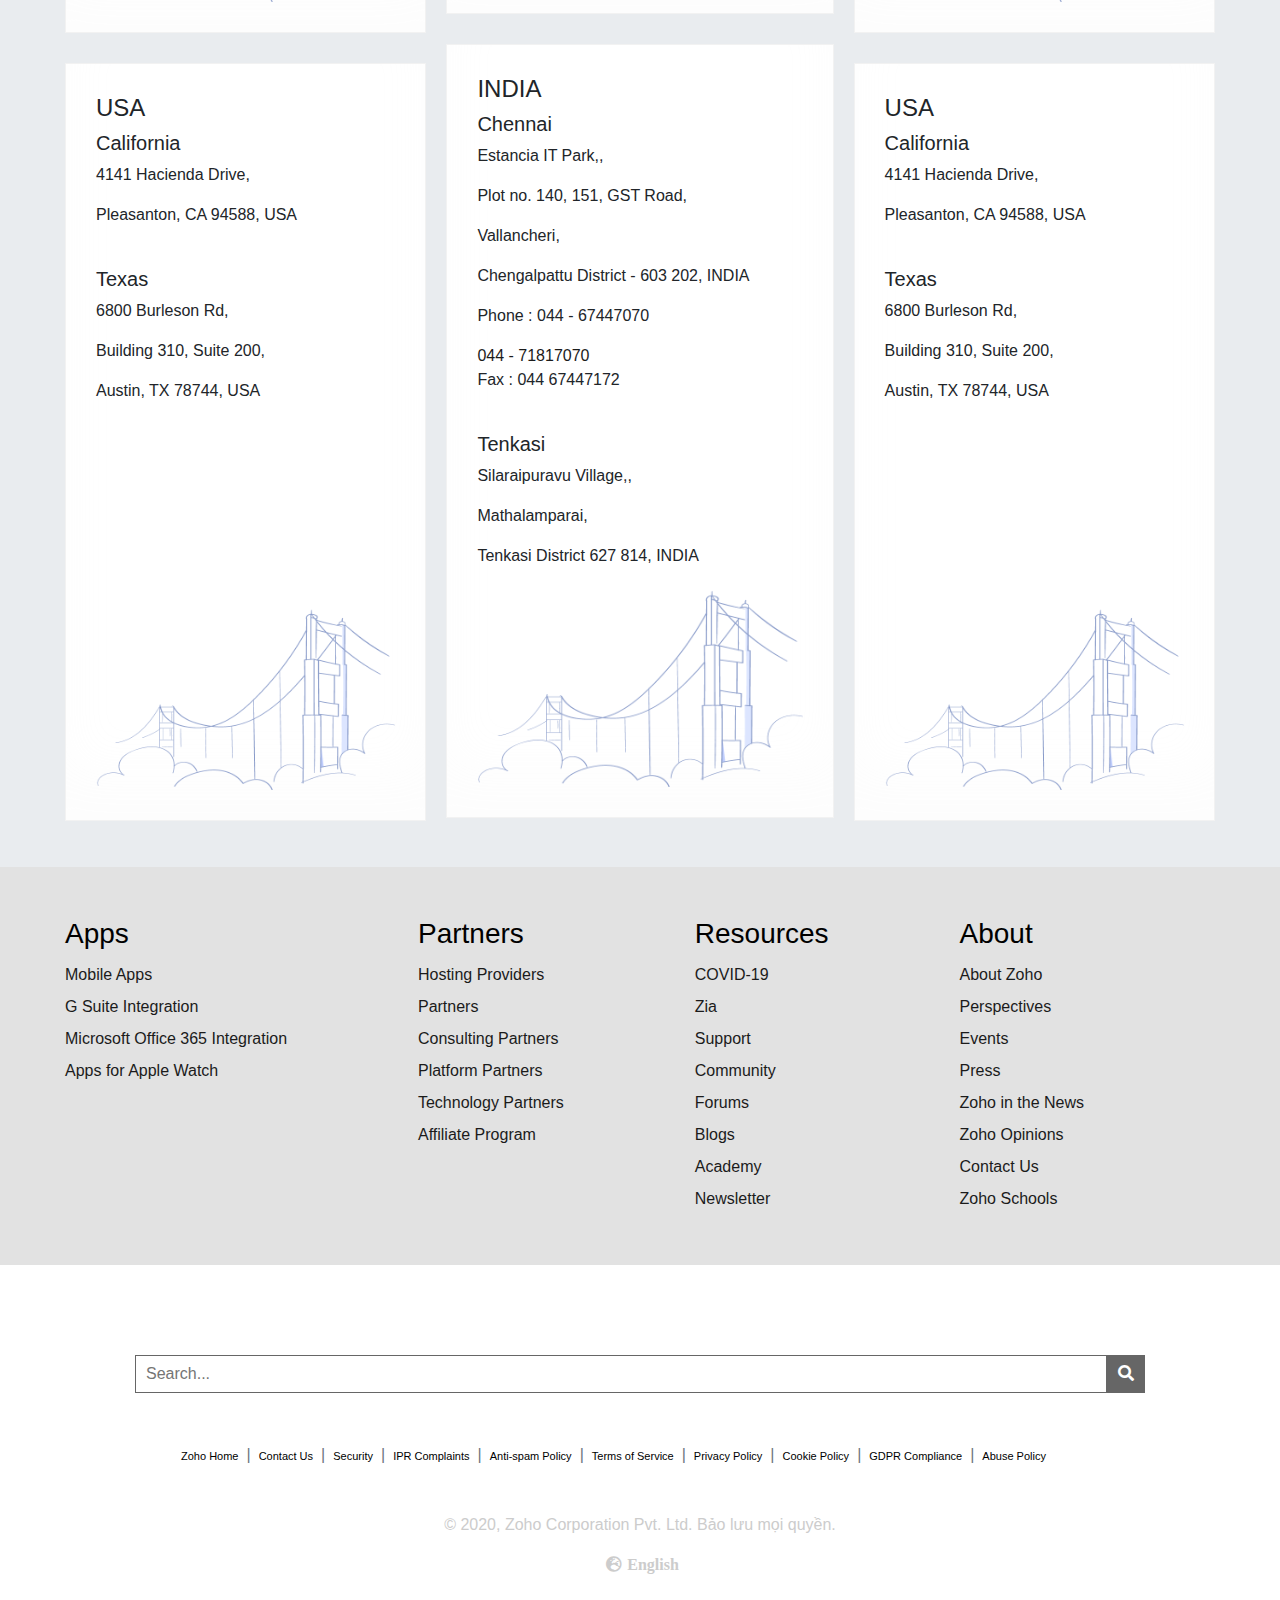
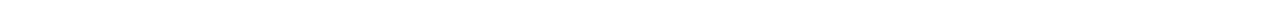
<file: contact-us.html>
<!DOCTYPE html>
<html>
  <head>
    <meta charset="UTF-8" />
    <meta name="viewport" content="width=device-width, initial-scale=1.0" />
    <title>Zoho</title>
    <script src="./plugins/bootstrap/jquery-3.5.1.min.js"></script>
    <script src="./plugins/bootstrap/bootstrap.min.js"></script>
    <link rel="stylesheet" href="./plugins/bootstrap/bootstrap.min.css" />
    <link rel="stylesheet" href="./css/style.css" />
    <link rel="stylesheet" href="./css/contact-us.css" />
    <link href="./plugins/fontawesome/fontawesome.min.css" rel="stylesheet" />
    <script src="/script/script.js"></script>
  </head>
  <body>
      <!-- ===========================================HEADER=========================================== -->
      <header>
        <!-- navbar -->
        <section class="s1">
          <nav class="navbar navbar-expand-lg navbar-light bg-light">
            <a class="navbar-brand" href="/index.html">
                <span class="logo logo-icon"> </span>
            </a>
            <button
              class="navbar-toggler"
              type="button"
              data-toggle="collapse"
              data-target="#navbarSupportedContent"
              aria-controls="navbarSupportedContent"
              aria-expanded="false"
              aria-label="Toggle navigation"
            >
              <span class="navbar-toggler-icon"></span>
            </button>
  
            <div class="collapse navbar-collapse" id="navbarSupportedContent">
              <ul class="navbar-nav mr-auto">

                <li class="dropdown-menu-hover">              
                  <a href="#">Product</a>
                  <div class="container-fluid">
                    <div class="product-submenu" id="product-submenu">
                      <div class="product-submenu-1">
                      <ul>
                        <li>
                          <p>Sales</p>
                        </li>
                        <li>
                          <p>Marketing</p>
                        </li>
                        <li>
                          <p>Help Desk</p>
                        </li>
                      </ul>
                    
                      <ul>
                        <li>
                          <p>Finance</p>
                        </li>
                        <li>
                          <p>People & Culture</p>
                        </li>
                        <li>
                          <p>IT</p>
                        </li>
                      </ul>

                      <ul>
                        <li>
                          <p>Custom Solutions</p>
                        </li>
                        <li>
                          <p>BI & Analytics</p>
                        </li>                       
                      </ul>

                      <ul>
                        <li>
                          <p>Email & Office</p>
                        </li>
                        <li>
                          <p>Project Management</p>
                        </li>  
                        <li>
                          <p>Collaboration</p>
                        </li>                      
                      </ul>
                      <hr style="border: 1px solid rgba(245, 243, 243, 0.1) !important">
                      <ul>
                        <li>
                          <p>Marketplace</p>
                        </li>
                                              
                      </ul>

                      </div>
              
                      <div class="product-submenu-2 row">
                        <div class="col-lg-3 product-submenu-2-child">
                          <span class="item-icon item-icon-1"></span>
                          <div>
                            <ul>
                              <li>
                                <h4>CRM</h4>
                              </li>
                              <li>
                                <p>Pipeline-centric CRM for small businesses.</p>
                              </li>
                            </ul>
                          </div>
                        </div>

                        <div class="col-lg-3 product-submenu-2-child">
                          <span class="item-icon item-icon-1"></span>
                          <div>
                            <ul>
                              <li>
                                <h4>CRM</h4>
                              </li>
                              <li>
                                <p>Pipeline-centric CRM for small businesses.</p>
                              </li>
                            </ul>
                          </div>
                        </div>

                        <div class="col-lg-3 product-submenu-2-child">
                          <span class="item-icon item-icon-1"></span>
                          <div>
                            <ul>
                              <li>
                                <h4>CRM</h4>
                              </li>
                              <li>
                                <p>Pipeline-centric CRM for small businesses.</p>
                              </li>
                            </ul>
                          </div>
                        </div>

                        <div class="col-lg-3 product-submenu-2-child">
                          <span class="item-icon item-icon-1"></span>
                          <div>
                            <ul>
                              <li>
                                <h4>CRM</h4>
                              </li>
                              <li>
                                <p>Pipeline-centric CRM for small businesses.</p>
                              </li>
                            </ul>
                          </div>
                        </div>

                        <div class="col-lg-3 product-submenu-2-child">
                          <span class="item-icon item-icon-1"></span>
                          <div>
                            <ul>
                              <li>
                                <h4>CRM</h4>
                              </li>
                              <li>
                                <p>Pipeline-centric CRM for small businesses.</p>
                              </li>
                            </ul>
                          </div>
                        </div>

                        <div class="col-lg-3 product-submenu-2-child">
                          <span class="item-icon item-icon-1"></span>
                          <div>
                            <ul>
                              <li>
                                <h4>CRM</h4>
                              </li>
                              <li>
                                <p>Pipeline-centric CRM for small businesses.</p>
                              </li>
                            </ul>
                          </div>
                        </div>

                        <div class="col-lg-3 product-submenu-2-child">
                          <span class="item-icon item-icon-1"></span>
                          <div>
                            <ul>
                              <li>
                                <h4>CRM</h4>
                              </li>
                              <li>
                                <p>Pipeline-centric CRM for small businesses.</p>
                              </li>
                            </ul>
                          </div>
                        </div>

                        <div class="col-lg-3 product-submenu-2-child">
                          <span class="item-icon item-icon-1"></span>
                          <div>
                            <ul>
                              <li>
                                <h4>CRM</h4>
                              </li>
                              <li>
                                <p>Pipeline-centric CRM for small businesses.</p>
                              </li>
                            </ul>
                          </div>
                        </div>
                      </div>

                    </div>                    
                  </div>        
                </li>
  
                <li class="nav-item">
                  <a class="nav-link" href="#">Customers</a>
                </li>
                <li class="nav-item">
                  <a class="nav-link" href="#">Support</a>
                </li>
  
                <li class="nav-item">
                  <a class="nav-link disabled" href="#">About Us</a>
                </li>
              </ul>
  
              <ul class="navbar-nav my-2 my-lg-0">
                <li class="nav-item" onclick="openSearch()">
                  <a class="nav-link" href="#">
                    <i class="fas fa-search" id="search-btn"></i>
                  </a>
                </li>


                <li class="dropdown-menu-hover">              
                  <i class="fas fa-globe-europe">English</i> 
                  <ul class="sub-menu">
                    <div>
                      <li>
                        <a href="#">Español</a>
                      </li>
                      <li>
                        <a href="#">Deutsch</a>
                      </li>
                      <li>
                        <a href="#">Nederlands</a>
                      </li>
                      <li>
                        <a href="#">Bahasa Indonesia</a>
                      </li>
                      <li>
                        <a href="#">Tiếng Việt</a>
                      </li>
                      <li>
                        <a href="#">日本語t</a>
                      </li>
                    </div>
                    <div>
                      <li>
                        <a href="#">Português (Brasil)</a>
                      </li>
                      <li>
                        <a href="#">Français</a>
                      </li>
                      <li>
                        <a href="#">العربية</a>
                      </li>
                      <li>
                        <a href="#">ภาษาไทย</a>
                      </li>
                      <li>
                        <a href="#">Italiano</a>
                      </li>
                    </div>
                  </ul>          
              </li>
  
                <li class="nav-item">
                  <a class="nav-link" href="#" style="color: #f0483e !important">Login</a>
                </li>
  
                <li class="nav-item">
                  <a class="nav-link disabled " href="#">
                    <button class="btn-started">Get Started</button>
                  </a>
                </li>
              </ul>
            </div>
          </nav> 
        <!-- OUT navbar -->

        <!-- BANNER -->
        <div class="jumbotron jumbotron-fluid banner">  
          <div>
            <h1 class="tittle text-center">
              <strong>Welcome to Zoho! We are here to assist you.</strong> 
            </h1>
            <div class="container intro-contact-us">
              <div class="box-contact ">
                <h4>New to Zoho?</h4>
                <div class="new-to-zoho">
                  <span class="banner-icon banner-icon-1"> </span>
                  <p>
                    Looking for a demo, have questions about products and pricing?
                  </p>
                  <a href="#">sales@zohocorp.com</a>
                </div>               
              </div>

              <div class="box-contact">
                <h4>Existing Customers</h4>
                <div class="existing-customer">
                <div>               
                  <div>
                    <span class="banner-icon banner-icon-1"> </span>
                    <p>
                      Looking for a demo, have questions about products and pricing?
                    </p>
                    <a href="#">sales@zohocorp.com</a>
                  </div> 
                </div>

                <div>                
                  <div>
                    <span class="banner-icon banner-icon-1"> </span>
                    <p>
                      Looking for a demo, have questions about products and pricing?
                    </p>
                    <a href="#">sales@zohocorp.com</a>
                  </div> 
                </div>

                <div>            
                  <div>
                    <span class="banner-icon banner-icon-1"> </span>
                    <p>
                      Looking for a demo, have questions about products and pricing?
                    </p>
                    <a href="#">sales@zohocorp.com</a>
                  </div> 
                </div>
                </div>              
              </div>
            </div>
          </div>
        </div>
        <!-- OUT BANNER -->
      </header>
      <!--Out header -->
      <!-- ===========================================CONTENT=========================================== -->
      <main>
        <!-- Sales Inquiries -->
        <section class="s2 container">
          <!-- Sales Inquiries -->
          <div class="sales-inquiries row">
            <div class="col-lg-8 col-md-6">
              <h1>Sales Inquiries</h1>
              <!--1-->
              <div class="region">
                <h6>North America</h6>
                <div class="row">
                  <div class="country col-xl-4 col-md-6 ">
                    <ul>
                      <li>
                        <span class="flag flag-icon-1"></span>
                        <div>
                          <h6>US</h6>
                          <span>
                            <a href="#">+1 877 834 4428</a>
                          </span>
                          <span>
                            <a href="#">+1 844 584 2497</a>
                          </span>
                        </div>
                        
                      </li>                                          
                    </ul>                   
                  </div>
  
                  <div class="country col-xl-4 col-md-6 ">
                    <ul>
                      <li>
                        <span class="flag flag-icon-1"></span>
                        <div>
                          <h6>US</h6>
                          <span>
                            <a href="#">+1 877 834 4428</a>
                          </span>
                          <span>
                            <a href="#">+1 844 584 2497</a>
                          </span>
                        </div>
                        
                      </li>                                          
                    </ul>                   
                  </div>
  
                  <div class="country col-xl-4 col-md-6">
                    <ul>
                      <li>
                        <span class="flag flag-icon-1"></span>
                        <div>
                          <h6>US</h6>
                          <span>
                            <a href="#">+1 877 834 4428</a>
                          </span>
                          <span>
                            <a href="#">+1 844 584 2497</a>
                          </span>
                        </div>                  
                      </li>                                          
                    </ul>                   
                  </div>
                </div>
              </div>
                <!--OUT region 1-->
                <hr />
                <!--2-->
                <div class="region">
                  <h6>North America</h6>
                  <div class="row">
                    <div class="country col-xl-4 col-md-6 ">
                      <ul>
                        <li>
                          <span class="flag flag-icon-1"></span>
                          <div>
                            <h6>US</h6>
                            <span>
                              <a href="#">+1 877 834 4428</a>
                            </span>
                            <span>
                              <a href="#">+1 844 584 2497</a>
                            </span>
                          </div>
                          
                        </li>                                          
                      </ul>                   
                    </div>
    
                    <div class="country col-xl-4 col-md-6 ">
                      <ul>
                        <li>
                          <span class="flag flag-icon-1"></span>
                          <div>
                            <h6>US</h6>
                            <span>
                              <a href="#">+1 877 834 4428</a>
                            </span>
                            <span>
                              <a href="#">+1 844 584 2497</a>
                            </span>
                          </div>
                          
                        </li>                                          
                      </ul>                   
                    </div>
    
                    <div class="country col-xl-4 col-md-6">
                      <ul>
                        <li>
                          <span class="flag flag-icon-1"></span>
                          <div>
                            <h6>US</h6>
                            <span>
                              <a href="#">+1 877 834 4428</a>
                            </span>
                            <span>
                              <a href="#">+1 844 584 2497</a>
                            </span>
                          </div>                  
                        </li>                                          
                      </ul>                   
                    </div>
                  </div>
                </div>
                <!--OUT region 2-->
                <hr />
                
                <!--3-->
                <div class="region">
                  <h6>North America</h6>
                  <div class="row">
                    <div class="country col-xl-4 col-md-6 ">
                      <ul>
                        <li>
                          <span class="flag flag-icon-1"></span>
                          <div>
                            <h6>US</h6>
                            <span>
                              <a href="#">+1 877 834 4428</a>
                            </span>
                            <span>
                              <a href="#">+1 844 584 2497</a>
                            </span>
                          </div>
                          
                        </li>                                          
                      </ul>                   
                    </div>
    
                    <div class="country col-xl-4 col-md-6 ">
                      <ul>
                        <li>
                          <span class="flag flag-icon-1"></span>
                          <div>
                            <h6>US</h6>
                            <span>
                              <a href="#">+1 877 834 4428</a>
                            </span>
                            <span>
                              <a href="#">+1 844 584 2497</a>
                            </span>
                          </div>
                          
                        </li>                                          
                      </ul>                   
                    </div>
    
                    <div class="country col-xl-4 col-md-6">
                      <ul>
                        <li>
                          <span class="flag flag-icon-1"></span>
                          <div>
                            <h6>US</h6>
                            <span>
                              <a href="#">+1 877 834 4428</a>
                            </span>
                            <span>
                              <a href="#">+1 844 584 2497</a>
                            </span>
                          </div>                  
                        </li>                                          
                      </ul>                   
                    </div>
                  </div>
                </div>
                <!--OUT region 3-->
                <hr />
                
                <!--4-->
                <div class="region">
                  <h6>North America</h6>
                  <div class="row">
                    <div class="country col-xl-4 col-md-6 ">
                      <ul>
                        <li>
                          <span class="flag flag-icon-1"></span>
                          <div>
                            <h6>US</h6>
                            <span>
                              <a href="#">+1 877 834 4428</a>
                            </span>
                            <span>
                              <a href="#">+1 844 584 2497</a>
                            </span>
                          </div>
                          
                        </li>                                          
                      </ul>                   
                    </div>
    
                    <div class="country col-xl-4 col-md-6 ">
                      <ul>
                        <li>
                          <span class="flag flag-icon-1"></span>
                          <div>
                            <h6>US</h6>
                            <span>
                              <a href="#">+1 877 834 4428</a>
                            </span>
                            <span>
                              <a href="#">+1 844 584 2497</a>
                            </span>
                          </div>
                          
                        </li>                                          
                      </ul>                   
                    </div>
    
                    <div class="country col-xl-4 col-md-6">
                      <ul>
                        <li>
                          <span class="flag flag-icon-1"></span>
                          <div>
                            <h6>US</h6>
                            <span>
                              <a href="#">+1 877 834 4428</a>
                            </span>
                            <span>
                              <a href="#">+1 844 584 2497</a>
                            </span>
                          </div>                  
                        </li>                                          
                      </ul>                   
                    </div>
                  </div>
                </div>
                <!--OUT region 4-->
                <hr />
            </div>
              <!-- OUT Sales Inquiries -->
    
              <!-- sidebar -->
              <div class="col-lg-4 col-md-6">
                <div class="sidebar">
                  <div class="box-sidebar not-sure">
                    <h4><strong>Not sure where to start with Zoho?</strong> </h4>
                    <a href="#">Visit Concierge</a>
                    <img src="/data/zconcierge-visit.png" alt="none" />
                  </div>
                  <div class="box-sidebar support">
                    <h4><strong>Support Inquiries</strong> </h4>
                    <a href="#">Visit support center</a>
                    <img src="/data/contact-support.png" alt="none" />
                  </div>
                </div>         
              </div>
            <!-- OUT sidebar -->
            
          </div>
          <!-- Out sales inquiries -->

          <!-- Support -->
          <div class="support row container">
            <div class="col-xl-3 col-md-6 col-sm-6">
              <h3>Press Inquiries</h3>
              <a href="#">press@zohocorp.com</a>
              <p>Nicholas Koh</p>
              <a href="#">nicholas.koh@zohocorp.com</a>
            </div>
  
            <div class="col-xl-3 col-md-6 col-sm-6">
              <h3>Press Inquiries</h3>
              <a href="#">press@zohocorp.com</a>
              <p>Nicholas Koh</p>
              <a href="#">nicholas.koh@zohocorp.com</a>
            </div>
  
            <div class="col-xl-3 col-md-6 col-sm-6">
              <h3>Press Inquiries</h3>
              <a href="#">press@zohocorp.com</a>
              <p>Nicholas Koh</p>
              <a href="#">nicholas.koh@zohocorp.com</a>
            </div>
  
            <div class="col-xl-3 col-md-6 col-sm-6">
              <h3>Press Inquiries</h3>
              <a href="#">press@zohocorp.com</a>
              <p>Nicholas Koh</p>
              <a href="#">nicholas.koh@zohocorp.com</a>
            </div>
          </div>  
          <!-- Out support -->     
      </section>
      <!-- OUT Sales Inquiries -->
          
      

      <!--OFFICES-->
      <section class="s3 container-fluid jumbotron" >
        <!--OFFICES-->
        <div class="tittle">
          <h1 class="text-center">Offices</h1>
        </div>
        <div class="wrapper">
          <div class="c1">
            <div class="r1">
              <div class="information">
                <h4>USA</h4>
                <h5>California</h5>
                <p>4141 Hacienda Drive,</p>
                <p>Pleasanton, CA 94588, USA</p>
                <br />
                <h5>Texas</h5>
                <p>6800 Burleson Rd,</p>
                <p>Building 310, Suite 200,</p>
                <p>Austin, TX 78744, USA</p>
              </div>
              <img src="/data/zus-2x.png" alt="none" />          
            </div>

            <div class="r2">
              <div class="information">
                <h4>USA</h4>
                <h5>California</h5>
                <p>4141 Hacienda Drive,</p>
                <p>Pleasanton, CA 94588, USA</p>
                <br />
                <h5>Texas</h5>
                <p>6800 Burleson Rd,</p>
                <p>Building 310, Suite 200,</p>
                <p>Austin, TX 78744, USA</p>
              </div>
              <img src="/data/zus-2x.png" alt="none" />                
            </div>

            <div class="r3">
              <div class="information">
                <h4>USA</h4>
                <h5>California</h5>
                <p>4141 Hacienda Drive,</p>
                <p>Pleasanton, CA 94588, USA</p>
                <br />
                <h5>Texas</h5>
                <p>6800 Burleson Rd,</p>
                <p>Building 310, Suite 200,</p>
                <p>Austin, TX 78744, USA</p>
              </div>
              <img src="/data/zus-2x.png" alt="none" />   
            </div>
          </div>

          <div class="c2">
            <div class="r1">
              <h4>INDIA</h4>
              <h5>Chennai</h5>
              <p>Estancia IT Park,,</p>
              <p>Plot no. 140, 151, GST Road,</p>
              <p>Vallancheri,</p>
              <p>Chengalpattu District - 603 202, INDIA</p>
              <p>Phone : 044 - 67447070</p>
              <a href="#">044 - 71817070</a>
              <p>Fax : 044 67447172</p>
              <br />
              <h5>Tenkasi</h5>
              <p>Silaraipuravu Village,,</p>
              <p>Mathalamparai,</p>
              <p>Tenkasi District 627 814, INDIA</p>
              <img src="/data/zus-2x.png" alt="none" /> 
            </div>
            <div class="r2">
              <h4>INDIA</h4>
              <h5>Chennai</h5>
              <p>Estancia IT Park,,</p>
              <p>Plot no. 140, 151, GST Road,</p>
              <p>Vallancheri,</p>
              <p>Chengalpattu District - 603 202, INDIA</p>
              <p>Phone : 044 - 67447070</p>
              <a href="#">044 - 71817070</a>
              <p>Fax : 044 67447172</p>
              <br />
              <h5>Tenkasi</h5>
              <p>Silaraipuravu Village,,</p>
              <p>Mathalamparai,</p>
              <p>Tenkasi District 627 814, INDIA</p>
              <img src="/data/zus-2x.png" alt="none" /> 
            </div>
            <div class="r3">
              <h4>INDIA</h4>
              <h5>Chennai</h5>
              <p>Estancia IT Park,,</p>
              <p>Plot no. 140, 151, GST Road,</p>
              <p>Vallancheri,</p>
              <p>Chengalpattu District - 603 202, INDIA</p>
              <p>Phone : 044 - 67447070</p>
              <a href="#">044 - 71817070</a>
              <p>Fax : 044 67447172</p>
              <br />
              <h5>Tenkasi</h5>
              <p>Silaraipuravu Village,,</p>
              <p>Mathalamparai,</p>
              <p>Tenkasi District 627 814, INDIA</p>
              <img src="/data/zus-2x.png" alt="none" /> 
            </div>
          </div>

          <div class="c3">
            <div class="r1">
              <div class="information">
                <h4>USA</h4>
                <h5>California</h5>
                <p>4141 Hacienda Drive,</p>
                <p>Pleasanton, CA 94588, USA</p>
                <br />
                <h5>Texas</h5>
                <p>6800 Burleson Rd,</p>
                <p>Building 310, Suite 200,</p>
                <p>Austin, TX 78744, USA</p>
              </div>
              <img src="/data/zus-2x.png" alt="none" />          
            </div>

            <div class="r2">
              <div class="information">
                <h4>USA</h4>
                <h5>California</h5>
                <p>4141 Hacienda Drive,</p>
                <p>Pleasanton, CA 94588, USA</p>
                <br />
                <h5>Texas</h5>
                <p>6800 Burleson Rd,</p>
                <p>Building 310, Suite 200,</p>
                <p>Austin, TX 78744, USA</p>
              </div>
              <img src="/data/zus-2x.png" alt="none" />                
            </div>

            <div class="r3">
              <div class="information">
                <h4>USA</h4>
                <h5>California</h5>
                <p>4141 Hacienda Drive,</p>
                <p>Pleasanton, CA 94588, USA</p>
                <br />
                <h5>Texas</h5>
                <p>6800 Burleson Rd,</p>
                <p>Building 310, Suite 200,</p>
                <p>Austin, TX 78744, USA</p>
              </div>
              <img src="/data/zus-2x.png" alt="none" />   
            </div>
          </div>
        </div>
        <!-- Out offices -->
      </section>
      <!--OUT OFFICES-->

      <!-- <section class="container-fluid">
        <hr>
      </section> -->

      <!--Common-links-->
      <section class="s4 container-fluid">
        <div class="common-links">
          <nav class="navbar navbar-expand-lg navbar-light ">    
            <div class="navbar-toggler" type="button" data-toggle="collapse" data-target="#navbarSupportedContent-1" aria-controls="navbarSupportedContent" aria-expanded="false" aria-label="Toggle navigation">
              <h3>Apps</h3>
              <span><i class="fas fa-sort-down"></i></span>
            </div>
            <div class="collapse navbar-collapse" id="navbarSupportedContent-1">
              <ul class="navbar-nav mr-auto">
                <li class="nav-item active">
                  <a class="nav-link" href="#">Mobile Apps <span class="sr-only">(current)</span></a>
                </li>
                <li class="nav-item">
                  <a class="nav-link" href="#">G Suite Integration</a>
                </li>
                <li class="nav-item">
                  <a class="nav-link disabled" href="#">Microsoft Office 365 Integration</a>
                </li>
                <li class="nav-item">
                  <a class="nav-link disabled" href="#">Apps for Apple Watch</a>
                </li>
              </ul>         
            </div>
          </nav>
  
          <nav class="navbar navbar-expand-lg navbar-light ">    
            <div class="navbar-toggler" type="button" data-toggle="collapse" data-target="#navbarSupportedContent-2" aria-controls="navbarSupportedContent" aria-expanded="false" aria-label="Toggle navigation">
              <h3>Partners
              </h3>
              <span><i class="fas fa-sort-down"></i></span>
            </div>
            <div class="collapse navbar-collapse" id="navbarSupportedContent-2">
              <ul class="navbar-nav mr-auto">
                <li class="nav-item active">
                  <a class="nav-link" href="#">Hosting Providers<span class="sr-only">(current)</span></a>
                </li>
                <li class="nav-item">
                  <a class="nav-link" href="#">Partners</a>
                </li>
                <li class="nav-item">
                  <a class="nav-link disabled" href="#">Consulting Partners</a>
                </li>
                <li class="nav-item">
                  <a class="nav-link disabled" href="#">Platform Partners</a>
                </li>
                <li class="nav-item">
                  <a class="nav-link disabled" href="#">Technology Partners</a>
                </li>
                <li class="nav-item">
                  <a class="nav-link disabled" href="#">Affiliate Program</a>
                </li>
                
              </ul>         
            </div>
          </nav>
  
          <nav class="navbar navbar-expand-lg navbar-light ">    
            <div class="navbar-toggler" type="button" data-toggle="collapse" data-target="#navbarSupportedContent-3" aria-controls="navbarSupportedContent" aria-expanded="false" aria-label="Toggle navigation">
              <h3>Resources</h3>
              <span><i class="fas fa-sort-down"></i></span>
            </div>
            <div class="collapse navbar-collapse" id="navbarSupportedContent-3">
              <ul class="navbar-nav mr-auto">
                <li class="nav-item active">
                  <a class="nav-link" href="#">COVID-19 <span class="sr-only">(current)</span></a>
                </li>
                <li class="nav-item">
                  <a class="nav-link" href="#">Zia</a>
                </li>
                <li class="nav-item">
                  <a class="nav-link disabled" href="#">Support</a>
                </li>
                <li class="nav-item">
                  <a class="nav-link disabled" href="#">Community</a>
                </li>
                <li class="nav-item">
                  <a class="nav-link disabled" href="#">Forums</a>
                </li>
                <li class="nav-item">
                  <a class="nav-link disabled" href="#">Blogs</a>
                </li>
                <li class="nav-item">
                  <a class="nav-link disabled" href="#">Academy</a>
                </li>
                <li class="nav-item">
                  <a class="nav-link disabled" href="#">Newsletter</a>
                </li>
              </ul>         
            </div>
          </nav>
  
          <nav class="navbar navbar-expand-lg navbar-light ">    
            <div class="navbar-toggler" type="button" data-toggle="collapse" data-target="#navbarSupportedContent-4" aria-controls="navbarSupportedContent" aria-expanded="false" aria-label="Toggle navigation">
              <h3>About</h3>
              <span><i class="fas fa-sort-down"></i></span>
            </div>
            <div class="collapse navbar-collapse" id="navbarSupportedContent-4">
              <ul class="navbar-nav mr-auto">
                <li class="nav-item active">
                  <a class="nav-link" href="#">About Zoho <span class="sr-only">(current)</span></a>
                </li>
                <li class="nav-item">
                  <a class="nav-link" href="#">Perspectives</a>
                </li>
                <li class="nav-item">
                  <a class="nav-link disabled" href="#">Events</a>
                </li>
                <li class="nav-item">
                  <a class="nav-link disabled" href="#">Press</a>
                </li>
                <li class="nav-item">
                  <a class="nav-link disabled" href="#">Zoho in the News</a>
                </li>
                <li class="nav-item">
                  <a class="nav-link disabled" href="#">Zoho Opinions</a>
                </li>
                <li class="nav-item">
                  <a class="nav-link disabled" href="#">Contact Us</a>
                </li>
                <li class="nav-item">
                  <a class="nav-link disabled" href="#">Zoho Schools
                  </a>
                </li>
              </ul>         
            </div>
          </nav>
  
          <div class="apps">
            <div class="apps-tittle">
              <h3>Apps</h3>
              <i class="fas fa-sort-down"></i>
            </div>
           
            <div class="apps-child">
              <div>
                <a href="#">
                  Mobile Apps
                </a>
              </div>
              
              <div>
                <a href="#">
                  G Suite Integration
                </a>
              </div>
              <div>
                <a href="#">
                  Microsoft Office 365 Integration
                </a>
              </div>
              <div>
                <a href="#">
                  Apps for Apple Watch
                </a>
              </div>
            </div>        
          </div>
  
          <div class="apps">
            <div class="apps-tittle">
              <h3>Partners</h3>
            </div>
           
            <div class="apps-child">
              <div>
                <a href="#">
                  Hosting Providers
                </a>
              </div>
              
              <div>
                <a href="#">
                  Partners
                </a>
              </div>
              <div>
                <a href="#">
                  Consulting Partners
                </a>
              </div>
              <div>
                <a href="#">
                  Platform Partners
                </a>
              </div>
              <div>
                <a href="#">
                  Technology Partners
                </a>
              </div>
              <div>
                <a href="#">
                  Affiliate Program
                </a>
              </div>
              
            </div>        
          </div>
  
          <div class="apps">
            <div class="apps-tittle">
              <h3>Resources</h3>
            </div>
           
            <div class="apps-child">
              <div>
                <a href="#">
                  COVID-19
                </a>
              </div>
              
              <div>
                <a href="#">
                  Zia
                </a>
              </div>
              <div>
                <a href="#">
                  Support
                </a>
              </div>
              <div>
                <a href="#">
                  Community
                </a>
              </div>
              <div>
                <a href="#">
                  Forums
                </a>
              </div>
              <div>
                <a href="#">
                  Blogs
                </a>
              </div>
              <div>
                <a href="#">
                  Academy
                </a>
              </div>
              <div>
                <a href="#">
                  Newsletter
                </a>
              </div>
            </div>        
          </div>
  
          <div class="apps">
            <div class="apps-tittle">
              <h3>About</h3>
            </div>
           
            <div class="apps-child">
              <div>
                <a href="#">
                  About Zoho
                </a>
                
              </div>
              
              <div>
                <a href="#">
                  Perspectives
                </a>
              </div>
              <div>
                <a href="#">
                  Events
                </a>
              </div>
              <div>
                <a href="#">
                  Press
                </a>
              </div>
              <div>
                <a href="#">
                  Zoho in the News
                </a>
              </div>
              <div>
                <a href="#">
                  Zoho Opinions
                </a>
              </div>
              <div>
                <a href="#">
                  Contact Us
                </a>
              </div>
              <div>
                <a href="#">
                  Zoho Schools
                </a>
              </div>
            </div>        
          </div>
        </div>
      </section>   
      <!--OUT COMMON-links-->

      </main>
      <!--Out main-->
      
      <!-- ===========================================FOOTER=========================================== -->
      <footer>
        <!--Contact-us-->
      <section class="container">
        <div class="contact-us">
          <div class="search-form">
            <input type="text" placeholder="Search...">
            <button type="submit"><i class="fas fa-search"></i></button>
          </div>
          <nav aria-label="breadcrumb">
            <ol class="breadcrumb">
              <li class="breadcrumb-item"><a href="#">Zoho Home</a></li>
              <li class="breadcrumb-item"><a href="#">Contact Us</a></li>
              <li class="breadcrumb-item"><a href="#">Security</a></li>
              <li class="breadcrumb-item"><a href="#">IPR Complaints</a></li>
              <li class="breadcrumb-item"><a href="#">Anti-spam Policy</a></li>
              <li class="breadcrumb-item"><a href="#">Terms of Service</a></li>
              <li class="breadcrumb-item"><a href="#">Privacy Policy</a></li>
              <li class="breadcrumb-item"><a href="#">Cookie Policy</a></li>
              <li class="breadcrumb-item"><a href="#">GDPR Compliance</a></li>   
              <li class="breadcrumb-item"><a href="#">Abuse Policy</a></li>
              
            </ol>
          </nav>
          <p>© 2020, Zoho Corporation Pvt. Ltd. Bảo lưu mọi quyền.</p>
          <a href="#">
             <i class="fas fa-globe-europe">English</i>
            <ul class="sub-menu">
              <div>
                <li>English</li>
                <li>English</li>
                <li>English</li>
                <li>English</li>
                <li>English</li>
                <li>English</li>
              </div>
              <div>
                <li>English</li>
                <li>English</li>
                <li>English</li>
                <li>English</li>
                <li>English</li>
                <li>English</li>
              </div>
            </ul>
          </a>
        </div>
      </section>
      <!-- OUT contact-us -->
      </footer>
  </body>
</html>
</file>
<file: css/style.css>
:root {
  --colorNavLink: rgb(27, 27, 27);
  --colorFooter: rgb(51, 51, 51);
  --colorATag: rgb(204, 204, 204);
  --colorBorder: #f2f2f2;
  --colorBorderBottom: #1aabe2;
  --colorTextFooter: #ccc;
  --colorButtonSignUp: #fff;
  --colorCommonLinks: #f3f3f3;
}
* {
  margin: 0;
  padding: 0;
  box-sizing: border-box;
  -moz-box-sizing: border-box;
  -webkit-box-sizing: border-box;
}
body {
  width: 100%;
  overflow: auto;
}

a {
  text-decoration: none;
  color: var(--colorNavLink) !important;
}
a:hover {
  color: var(--colorNavLink);
  text-decoration: none;
}
li {
  list-style-type: none;
}
img {
  width: 100%;
  object-fit: cover;
}
/*FONT AWESOME*/
.fa-globe-europe:before {
  margin: 5px;
}

/* ===========================================HEADER===========================================  */
/* NAVBAR */
section.nav-navbar-header {
  display: flex;
  justify-content: space-between;
  padding: 5px 100px;
}
div.nav-content ul {
  display: flex;
}
div.nav-content ul li {
  padding: 5px 10px;
  font-size: 14px;
}
div.nav-content ul li a {
  font-weight: 600;
}

div.nav-content ul li:nth-child(5) a {
  color: red;
}

span.img-logo {
  background-image: url("/data/zgheader-footer-sprite.png");
  background-size: cover;
  background-repeat: no-repeat;
  position: absolute;
  display: block;
}
span.img-logo::after {
  content: "";
  background-color: #fff;
  position: absolute;
  width: 106px;
  height: 50px;
  top: 50px;
}
span.icon-logo-header {
  width: 105px;
  height: 106px;
  background-position: 0 -2px;
}
span.mobile {
  display: none;
}

/* SUB_menu */
li.dropdown-menu-hover{
  position: relative;
  cursor: pointer;
}
ul.sub-menu {
  padding: 15px 30px;
  position: absolute;
  width: 422px;
  left: -280px;
  top: 41px;
  z-index: 1;
  opacity: 0;
  visibility: hidden;
  transition: opacity 0.1s ease-in-out, visibility 0.1s 0.1s linear, transform .5s;
}
ul.sub-menu div a:hover {
  color: var(--colorBorderBottom) !important;
  transition: all 0.3s;
}
ul.sub-menu div:first-child{
  margin-right: 80px;
}

li.dropdown-menu-hover:hover ul.sub-menu {
  box-shadow: 2px 4px 10px rgba(0, 0, 0, 0.1);
  background: #fff;
  opacity: 1;
  visibility: visible;
  transform: translateY(-10px);
}


/*OUT SUB_MENU*/

/*OUT NAVBAR */

/* TITTLE */
div.intro {
  text-align: center;
  padding: 0px 336px;
  position: relative;
}
div.intro h1 {
  font-weight: 700;
}
/* OUT TITTLE */

/* ===========================================CONTENT===========================================  */
/* <!--Featured Apps--> */
/* BOX*/
div.box {
  text-align: center;
  display: grid;
  grid-template-areas:
    "tittle tittle"
    "box-left box-right";
  grid-template-columns: 1fr 1fr;
  margin-top: 80px;
}
div.box-tittle {
  grid-area: tittle;
}
div.box-left {
  grid-area: box-left;
}
div.box-right {
  grid-area: box-right;
}

/*BOX LEFT*/
div.app-left {
  position: relative;
  background: linear-gradient(to bottom, #ecf6ff 0%, #ffffff 100%);
  padding: 100px 30px;
  z-index: -2;
}
span.app-left-icon {
  background-image: url("/images/zh-sprite-2x-new.png");
  width: 85px;
  height: 85px;
  background-size: cover;
  background-repeat: no-repeat;
  position: absolute;
  display: block;
}
span.icon1 {
  width: 69px;
  height: 80px;
  background-position: -693px;
}
span.app-left-icon h3 {
  padding-top: 70px;
  font-size: 17px;
}
div.text-left-box {
  width: 70%;
  text-align: start !important;
  margin-left: 100px;
}
div.text-left-box button {
  padding: 5px 20px;
  background-color: #f0483e;
  color: var(--colorButtonSignUp);
  font-weight: 700;
  text-transform: uppercase;
  border: none;
}
/*OUT BOX LEFT*/

/*BOX RIGHT*/
div.app-right {
  display: grid;
  grid-template-columns: auto auto;
  grid-template-rows: auto;
  position: relative;
  z-index: -2;
}
div.app-right a {
  border: 1px solid var(--colorBorder);
  position: relative;
  overflow: hidden;
  padding: 10px 20px;
}

span.app-right-icon {
  background-image: url("/images/zh-sprite-2x-new.png");
  background-size: cover;
  background-repeat: no-repeat;
  position: absolute;
  display: block;
  margin: 0 auto 10px;
  background-size: 960px auto;
  top: 10px;
  left: 10px;
}
span.icon2 {
  width: 53px;
  height: 80px;
  background-position: -701px;
  position: absolute;
}
span.app-right-icon3 {
  background-image: url("/data/zp-global-icon-sprite-2x.png");
  background-size: cover;
  background-repeat: no-repeat;
  position: absolute;
  display: block;
  background-size: 960px auto;
  left: 10px;
  top: 10px;
}
span.icon3 {
  width: 68px;
  height: 65px;
  background-position: 0 0;
  position: absolute;
}
span.icon4 {
  width: 68px;
  height: 65px;
  background-position: -442px 0;
  position: absolute;
}
span.icon5 {
  width: 68px;
  height: 65px;
  background-position: -0 -225px;
  position: absolute;
}
div.app-text {
  width: 70%;
  text-align: start !important;
  margin-left: 70px;
}
div.app-text ul li:nth-child(1) {
  font-weight: 650;
  font-size: 18px;
}

div.app-text ul li:nth-child(2) {
  font-size: 16px;
}
div.app-text ul li button {
  width: 111px;
  height: 32px;
  font-size: 12px;
  text-transform: uppercase;
  background-color: var(--colorButtonSignUp);
  border: 1px solid var(--colorBorderBottom);
  color: var(--colorBorderBottom);
  font-weight: 500;
}
/*OUT BOX RIGHT*/

/*OUT BOX*/
/* <!--OUT Featured Apps-->*/

/* <!--Work-Remote With--> */
/*Work-left*/
div.work-left {
  background: linear-gradient(to bottom, #ffeded 0%, #ffffff 100%);
}

span.work-left-icon {
  background-image: url("/data/zp-global-icon-sprite-2x.png");
  width: 100px;
  height: 105px;
  /* background-size: cover; */
  background-repeat: no-repeat;
  position: absolute;
  display: block;
}
span.icon6 {
  width: 62px;
  height: 69px;
  background-position: -192px;
  position: absolute;
}
span.work-left-icon h3 {
  padding-top: 70px;
  font-size: 17px;
}
/*OUT Work-left*/

/* WORK-right */
span.icon7 {
  width: 67px;
  height: 65px;
  background-position: -62px -159px;
  position: absolute;
}
span.icon8 {
  width: 67px;
  height: 65px;
  background-position: -829px 0;
  position: absolute;
}
span.icon9 {
  width: 67px;
  height: 65px;
  background-position: -126px -159px;
  position: absolute;
}
span.icon10 {
  width: 67px;
  height: 65px;
  background-position: -706px 0;
  position: absolute;
}
/* OUT work-right */

/* <!--OUT Work-Remote With-->*/

/* <!--BUNDLE--> */
/* BUNDLE */
div.bundle {
  display: grid;
  padding: 0;
  border: 1px solid var(--colorBorder);
  position: relative;
  padding: 15px 25px;
}
div.bundle h6 {
  text-align: center;
  position: absolute;
  left: 50%;
  top: -15px;
  letter-spacing: 5px;
  z-index: 1;
  width: 120px;
  height: 20px;
  background-color: #fff;
  text-transform: uppercase;
  margin-left: -50px;
}
/* OUT BUNDLE */

/* Bundle-tittle */
div.bundle-tittle {
  padding: 30px;
}
div.bundle-tittle div:nth-child(1) h4 {
  position: absolute;
  top: 130px;
  left: 40px;
}

div.bundle-tittle div:nth-child(2) {
  width: 75%;
  text-align: start !important;
  margin-left: 130px;
}

/*OUT Bundle-tittle*/

/*Bundle-content*/
div.bundle-content {
  display: grid;
  grid-template-columns: auto auto auto;
  border-top: 1px solid var(--colorBorder);
}
span.bundle-content-icon {
  background-image: url("/images/zh-sprite-2x-new.png");
  background-size: cover;
  background-repeat: no-repeat;
  position: relative;
  display: block;
  background-size: 960px auto;
}
span.icon11 {
  width: 72px;
  height: 77px;
  background-position: -751px 0;
  position: absolute;
  left: 50px;
}
span.icon12 {
  width: 73px;
  height: 92px;
  background-position: -4px 0;
}
span.icon13 {
  width: 73px;
  height: 92px;
  background-position: -76px 0;
}
span.icon14 {
  width: 73px;
  height: 92px;
  background-position: -149px 0;
}
span.icon15 {
  width: 73px;
  height: 92px;
  background-position: -821px 0;
}
span.icon16 {
  width: 73px;
  height: 92px;
  background-position: -381px 0;
}
span.icon17 {
  width: 73px;
  height: 92px;
  background-position: -219px 0;
}
div.bundle-child {
  padding: 50px;
}

div.bundle-child p {
  font-size: 16px;
}

div.bundle-child a {
  color: #03a9f5 !important;
  text-decoration: underline;
}
/*OUT Bundle-content*/
/* <!--OUT BUNDLE-->*/

/* <!--ALL Zoho Apps--> */
/*Zoho-apps*/
div.tittle {
  margin-top: 100px;
}
div.wrapper {
  display: grid;
  grid-template-columns: auto auto auto;
  gap: 20px;
  justify-content: center;
}
/* div.wrapper div:nth-child(2) {
  border-left: 1px solid var(--colorBorder);
  border-right: 1px solid var(--colorBorder);
} */

div.zoho-apps {
  display: flex;
  justify-content: space-around;
  flex-wrap: wrap;
}
/*Tittle-category*/
div.tittle-category {
  text-align: center;
  margin: 50px 0;
}
div.tittle-category div:nth-child(2) p {
  padding: 0 15px;
}
/*OUT Tittle*/

/* Category */
div.category {
  display: grid;
  grid-template-columns: auto auto auto;
  text-align: center;
  border: 1px solid #fff;
}
div.category div {
  border-right: 1px solid var(--colorBorder);
  border-bottom: 1px solid var(--colorBorder);
  padding: 19px 45px;
  transition: all 0.4s;
}

div.category div a h6 {
  font-size: 12px;
  margin: 10px;
}
div.category div:nth-child(1) {
  grid-column: 1/3;
  justify-self: center;
  width: 100%;
  transition: all 0.4s;
}
div.category div:hover {
  border-bottom: 1px solid var(--colorBorderBottom) !important;
  transition: all 0.4s;
}
span.zoho-app-content-icon {
  background-image: url("/data/zp-global-icon-sprite-2x.png");
  background-size: cover;
  background-repeat: no-repeat;
  position: relative;
  display: block;
  background-size: 960px auto;
  margin: 0 auto;
}

/* div.cate-mid{
  border-left: 1px solid var(--colorBorder);
  border-right: 1px solid var(--colorBorder);
  padding-left: 10px;
  padding-right: 10px;
} */
div.cate-mid div:nth-child(2) div:hover {
  border-bottom: 1px solid #ea785d !important;
  transition: all 0.4s;
}

span.zoho-icon1 {
  width: 69px;
  height: 61px;
  background-position: -124px 0;
}
span.zoho-icon2 {
  width: 33px;
  height: 43px;
  background-position: 0px -125px;
}
span.zoho-icon3 {
  width: 33px;
  height: 34px;
  background-position: -320px -63px;
}
span.zoho-icon4 {
  width: 33px;
  height: 34px;
  background-position: -129px -63px;
}
span.zoho-icon5 {
  width: 33px;
  height: 34px;
  background-image: url("/data/sign-logo.png");
  background-repeat: no-repeat;
  background-size: 100% 100%;
}
span.zoho-icon6 {
  width: 33px;
  height: 34px;
  background-position: -191px -63px;
}
span.zoho-icon7 {
  width: 33px;
  height: 34px;
  background-position: -224px -63px;
}
span.zoho-icon8 {
  width: 33px;
  height: 34px;
  background-position: -256px -63px;
}
span.zoho-icon9 {
  width: 33px;
  height: 34px;
  background-position: -287px -63px;
}
span.zoho-icon10 {
  width: 33px;
  height: 34px;
  background-position: -352px -63px;
}
span.zoho-icon11 {
  width: 33px;
  height: 34px;
  background-position: -384px -63px;
}
span.zoho-icon12 {
  width: 33px;
  height: 34px;
  background-position: -96px -63px;
}
span.zoho-icon13 {
  width: 33px;
  height: 34px;
  background-position: -510px -95px;
}
span.zoho-icon14 {
  width: 33px;
  height: 34px;
  background-position: -481px -95px;
}
span.zoho-icon15 {
  width: 33px;
  height: 34px;
  background-position: -704px -95px;
}
span.zoho-icon16 {
  width: 33px;
  height: 34px;
  background-position: -736px -95px;
}

span.zoho-icon17 {
  width: 69px;
  height: 61px;
  background-position: -255px 0;
}

div.human-resource {
  margin: 50px 0;
  border-top: 1px solid #f5f5f5;
  padding-top: 20px;
}

div.human-resource div:nth-child(1) {
  text-align: center;
}

div.temp {
  display: none;
}

/* OUT Category */

/* <!--OUT ALL Zoho Apps-->*/

/* <!-- Advertisement --> */
div.adv-box {
  display: grid;
  grid-template-columns: auto auto;
  gap: 20px;
}
section.adv h1 {
  text-align: center;
  margin: 100px 0;
}
div.author {
  font-size: 17px;
  color: #fff;
  padding: 10px 20px;
  font-weight: 500;
  bottom: 0;
  position: absolute;
  z-index: 1;
}
h4.author-temp {
  display: none;
}

div.author p:nth-child(2) {
  font-size: 17px;
  color: #fff;
  padding: 10px 20px;
  font-weight: 500;
  bottom: 0;
  left: 20px;
}

div.left {
  position: relative;
}
div.left::before {
  content: " ";
  position: absolute;
  width: 100%;
  height: 100%;
  left: 0;
  top: 0;
  z-index: 1;
  background: rgba(0, 0, 0, 0);
  background: -moz-linear-gradient(
    top,
    rgba(0, 0, 0, 0) 0,
    rgba(0, 0, 0, 0.73) 100%
  );
  background: -webkit-gradient(
    left top,
    left bottom,
    color-stop(0%, rgba(0, 0, 0, 0)),
    color-stop(100%, rgba(0, 0, 0, 0.73))
  );
  background: -webkit-linear-gradient(
    top,
    rgba(0, 0, 0, 0) 0,
    rgba(0, 0, 0, 0.73) 100%
  );
  background: -o-linear-gradient(
    top,
    rgba(0, 0, 0, 0) 0,
    rgba(0, 0, 0, 0.73) 100%
  );
  background: -ms-linear-gradient(
    top,
    rgba(0, 0, 0, 0) 0,
    rgba(0, 0, 0, 0.73) 100%
  );
  background: linear-gradient(
    to bottom,
    rgba(0, 0, 0, 0) 0,
    rgba(0, 0, 0, 0.73) 100%
  );
  filter: progid: DXImageTransform.Microsoft.gradient(startColorstr='#000000', endColorstr='#000000', GradientType=0);
}
span.adv-icon {
  background-image: url("/images/pic.PNG");
  background-repeat: no-repeat;
  position: relative;
  display: block;
  /* background-size: 960px auto; */
}
span.adv-icon1 {
  width: 143px;
  height: 61px;
  background-position: 0 0;
}
span.adv-icon2 {
  width: 143px;
  height: 61px;
  background-position: -232px 0;
}

span.adv-icon3 {
  width: 143px;
  height: 61px;
  background-position: -445px 0;
}
span.adv-icon4 {
  width: 143px;
  height: 61px;
  background-position: 0px -89px;
}

span.adv-icon5 {
  width: 143px;
  height: 61px;
  background-position: -241px -89px;
}
span.adv-icon6 {
  width: 143px;
  height: 50px;
  background-position: -439px -95px;
}
div.right {
  display: grid;
  grid-template-columns: auto auto auto;
}
div.right a {
  margin-left: 10px;
  padding: 40px 0;
  color: var(--colorBorderBottom) !important;
  text-decoration: underline;
  font-weight: 500;
  text-transform: uppercase;
  font-size: 15px;
  grid-column: 2/3;
}
/* <!-- OUT Advertisement --> */

/* PROMO */
div.promo {
  display: grid;
  grid-template-columns: auto auto auto auto;
  gap: 30px;
  margin: 100px 0;
}
div.promo-child a {
  color: var(--colorBorderBottom) !important;
  text-decoration: underline;
}
span.promo-icon {
  background-image: url("/images/zh-sprite-2x-new.png");
  background-repeat: no-repeat;
  position: absolute;
  display: block;
  background-size: 960px auto;
}
span.promo-icon-1 {
  width: 24px;
  height: 18px;
  background-position: -293px;
}
span.promo-icon-2 {
  width: 23px;
  height: 22px;
  background-position: -316px;
}
/* OUT PROMO */

/* ===========================================FOOTER===========================================  */
footer {
  background-color: var(--colorFooter);
  padding: 30px;
}
footer a,
footer p {
  color: var(--colorATag) !important;
}
div.common-links {
  display: grid;
  grid-template-columns: auto auto auto auto;
  padding: 40px 0;
}
div.apps div:nth-child(1) h3 {
  color: var(--colorTextFooter);
}

div.apps-child {
  display: flex;
  flex-direction: column;
}
div.apps-child a {
  line-height: 2;
}
div.apps-tittle {
  position: relative;
}
div.apps-tittle i {
  position: absolute;
  right: 10px;
  top: 10px;
  display: none;
}

/* contact-us */
div.contact-us {
  text-align: center;
}
div.search-form {
  width: 100%;
  display: flex;
  padding: 60px 50px 20px;
}
div.search-form input {
  width: 100%;
  height: 30px;
  background-color: var(--colorFooter) !important;
  border: 1px solid #666;
  padding: 18px 10px;
}
div.search-form button {
  background-color: #666;
  color: #fff;
  padding: 6px 10px;
  border: 1px solid #666;
}
.breadcrumb-item + .breadcrumb-item::before {
  content: "|" !important;
}
.breadcrumb {
  background: none !important;
  padding: 30px 96px;
}
.breadcrumb li a {
  font-size: 11px;
}

/*NAVBAR*/

div.common-links nav div:nth-child(1) {
  display: flex;
  padding: 0;
  color: var(--colorCommonLinks);
  border: none;
  border-bottom: 1px ridge #666;
  font-size: 15px;
  border-radius: 0;
}
div.common-links nav div:nth-child(1) h3,
div.common-links nav div:nth-child(2) ul li a {
  font-size: 15px;
}
.fa-sort-down:before {
  content: "\f0dd";
  position: absolute;
  right: 20px;
  top: 8px;
  color: #666;
}
div.common-links nav {
  display: none;
}
/*OUT NAVBAR*/
/* OUT contact-us */

/*LINKS*/
section.links {
  display: flex;
  justify-content: center;
  margin: 20px 0;
}
section.links div a span {
  background-image: url("/data/zgheader-footer-sprite.png");
  background-size: cover;
  background-repeat: no-repeat;
  position: relative;
  display: block;
  background-size: 960px auto;
  margin: 0 5px;
}
span.links-icon-1 {
  width: 36px;
  height: 38px;
  background-position: -492px 0px;
}
span.links-icon-2 {
  width: 36px;
  height: 38px;
  background-position: -453px 0px;
}
span.links-icon-3 {
  width: 36px;
  height: 38px;
  background-position: -606px 0px;
}
span.links-icon-4 {
  width: 36px;
  height: 38px;
  background-position: -529px 0px;
}
span.links-icon-5 {
  width: 36px;
  height: 38px;
  background-position: -453px 0px;
}
span.links-icon-6 {
  width: 36px;
  height: 38px;
  background-position: -646px 0px;
}
/*OUT LINKS*/
/*OUT FOOTER*/
/* ===========================================RESPONSIVE===========================================  */
@media screen and (max-width: 1283px) {
  div.category div {
    padding: 16px 35px;
  }
}

@media screen and (max-width: 1200px) {
  /*ADV*/
  div.adv-box {
    grid-template-columns: 1fr;
  }
  /*OUT ADV*/
}

@media screen and (max-width: 1150px) {
  div.wrapper {
    display: grid;
    grid-template-columns: auto auto;
  }
  div.temp {
    display: block;
  }
  div.r1-c3 div:nth-child(3) {
    display: none;
  }

  /* div.right {
    display: flex;
    flex-wrap: wrap;
    justify-content: space-between;
  } */
  span.adv-icon3 {
    width: 143px;
    height: 61px;
    background-position: -446px 0;
  }
  span.adv-icon4 {
    width: 174px;
    height: 61px;
    background-position: 56px -83px;
  }
}

@media screen and (max-width: 1024px) {
  div.tittle {
    margin-top: 17px;
  }
  div.intro {
    text-align: center;
    padding: 0px 186px;
  }

  /*ADV*/
  div.right {
    display: grid;
    grid-template-columns: auto auto auto;
    gap: 30px;
  }
  div.author h4 {
    display: none;
  }
  div.author p:nth-child(2) {
    font-size: 12px;
    padding: 0 5px;
  }
  h4.author-temp {
    display: block;
    text-align: center;
  }

  span.adv-icon2 {
    width: 150px;
    height: 61px;
    background-position: -233px -3px;
  }
  span.adv-icon3 {
    width: 143px;
    height: 76px;
    background-position: -432px 0px;
  }
  span.adv-icon4 {
    width: 174px;
    height: 61px;
    background-position: 17px -80px;
  }
  /*OUT ADV*/
}

@media screen and (max-width: 996px) {
  /*INTRO*/
  div.intro {
    padding: 30px;
  }

  /*OUT INTRO*/

  /*BOX*/
  div.box {
    display: grid;
    grid-template-columns: 1fr;
    grid-template-areas:
      "tittle"
      "box-left"
      "box-right";
    margin-top: 10px;
  }
  /*OUT BOX*/

  /*BOX LEFT*/
  div.app-left {
    padding: 100px 0px;
  }
  span.app-left-icon,
  span.work-left-icon {
    top: 0;
    left: 45%;
  }
  div.text-left-box {
    /* width: 50%; */
    text-align: center !important;
    margin: 0 auto;
  }
  /*OUT BOX LEFT*/

  /*BUNDLE*/
  div.bundle-content {
    display: grid;
    grid-template-columns: 1fr;
    border-top: 1px solid var(--colorBorder);
  }
  /*BUNDLE-CONTENT*/
  span.icon12,
  span.icon13,
  span.icon14,
  span.icon15,
  span.icon16,
  span.icon17 {
    position: absolute;
  }
  div.bundle-child div {
    width: 75%;
    text-align: start !important;
    margin-left: 130px;
  }
  /*OUT BUNDLE-CONTENT*/
  /*OUT BUNDLE*/
  /* All ZOho APPs */
  div.category div {
    padding: 0 0;
  }
  /* OUt AlL zOHO aPPS */

  /*ADV*/
  div.right,
  div.left {
    text-align: center;
    margin: 0 auto;
  }
  
  span.adv-icon5,
  span.adv-icon6 {
    display: block;
  }
  div.right a {
    grid-column: 1/3;
    padding: 20px 0;
  }
  /*OUT ADV*/

  /*PROMO*/
  div.promo {
    grid-template-columns: auto auto;
  }
  /*OUT PROMO*/

  /*FOOTER*/
  div.common-links {
    grid-template-columns: 1fr;
  }
  div.apps-child {
    flex-direction: row;
    flex-wrap: wrap;
    margin: 20px 0;
  }
  div.apps-child div{
    margin-right: 20px;
  }
  
  /*OUT FOOTER*/
}
@media screen and (max-width: 856px) {
  /*NAVBAR*/
  section.nav-navbar-header {
    padding: 5px 10px;
  }

  /*OUT navbar*/
}

@media screen and (max-width: 756px) {
  /*NAVBAR*/
  span.img-logo {
    display: none;
  }
  div.nav-content ul li {
    padding: 5px 8px;
    font-size: 11px;
  }
  div.tittle {
    margin-top: 10px;
  }

  div.nav-content ul li:nth-child(1),
  div.nav-content ul li:nth-child(4),
  div.nav-content ul li:nth-child(6) {
    display: none;
  }

  /*OUT navbar*/

  /*INTRO*/
  div.intro {
    padding: 30px 10px;
  }
  div.intro span {
    display: block;
  }
  div.intro h1 {
    margin-top: 50px;
    font-size: 2.4rem;
  }
  div.intro span {
    display: block;
    position: absolute;
    top: -8px;
    left: 40%;
  }
  span.img-logo::after {
    width: 110px;
    height: 45px;
    top: 51px;
    left: -1px;
  }
  /*OUT INTRO*/

  /*BOX*/

  /*OUT BOX*/

  /*BOX LEFT*/
  div.app-left {
    display: inline-block;
  }

  /*OUT BOX LEFT*/

  /*BOX RIGHT*/
  div.app-right {
    display: flex;
    justify-content: space-between;
  }
  div.app-right a {
    border: none;
    padding: 0;
  }
  span.app-right-icon {
    display: inline-block;
    position: static;
    margin-bottom: -15px;
  }
  span.app-right-icon3 {
    display: inline-block;
    position: static;
  }

  div.app-text,
  div.bundle-tittle div:nth-child(2) {
    margin-left: 0;
    padding: 0;
    text-align: center !important;
    width: 100%;
  }
  div.app-text ul li:nth-child(2) {
    display: none;
  }
  /*OUT BOX RIGHT*/

  /* BUNDLE */
  div.bundle-tittle div:nth-child(2) {
    margin-top: 25px;
  }
  div.bundle-tittle div:nth-child(1) h4 {
    position: static;
    text-align: center;
  }
  span.icon11 {
    position: static !important;
    margin: 0 auto;
    left: 0;
  }
  /* OUT BUNDLE */

  /*ALL ZOHO APPS*/
  div.wrapper {
    display: grid;
    grid-template-columns: 1fr;
  }
  /*OUT ALL ZOHO APPS*/

  /*ADV*/
  div.left {
    margin: 0;
  }
  
  div.author h4 {
    display: none;
  }
  div.author p:nth-child(2) {
    font-size: 12px;
    padding: 0 5px;
  }
  h4.author-temp {
    display: block;
    text-align: center;
  }
  div.right {
    display: grid;
    grid-template-columns: auto auto;
    gap: 0;
  }
  span.adv-icon2 {
    width: 150px;
    height: 61px;
    background-position: -208px -3px;
  }
  span.adv-icon3 {
    width: 143px;
    height: 76px;
    background-position: -445px 5px;
  }
  span.adv-icon4 {
    width: 174px;
    height: 61px;
    background-position: 17px -80px;
  }
  span.adv-icon5,
  span.adv-icon6 {
    display: none;
  }
  /*OUT ADV*/

  /*PROMO*/
  div.promo {
    grid-template-columns: auto;
  }
  /*OUT PROMO*/
}

@media screen and (max-width: 448px) {
  /* box LEFT */
  span.app-left-icon,
  span.work-left-icon {
    left: 40%;
  }
  div.text-left-box {
    width: 100%;
  }
  /* OUT box LEFT */

  /* BOX RIGHT */
  div.app-right {
    display: grid;
    grid-template-columns: auto auto;
  }
  span.app-right-icon,
  span.app-right-icon3 {
    display: inline-block;
    position: static;
  }
  div.app-text,
  div.bundle-tittle div:nth-child(2) {
    margin-left: 0;
    padding: 0;
    text-align: center !important;
    width: 100%;
  }
  /* OUT BOX RIGHT */
  /* BUNDLE */
  div.bundle-tittle {
    padding: 0;
  }
  div.bundle-tittle div:nth-child(2) {
    margin-top: 25px;
  }

  /*BUNDLE-CONTENT*/
  span.icon12,
  span.icon13,
  span.icon14,
  span.icon15,
  span.icon16,
  span.icon17 {
    position: static !important;
    margin: 0 auto;
    left: 0;
  }
  div.bundle-child div {
    position: static;
    text-align: center !important;
    margin-left: 0;
    width: 100%;
  }
  /*OUT BUNDLE-CONTENT*/
  /* OUT BUNDLE */

  /*ADV*/
  div.author {
    font-size: 9px;
  }
  
  /*OUT ADV*/

  /*FOOTER*/
  footer {
    padding: 5px;
  }
  div.common-links {
    grid-template-columns: 1fr;
    padding: 0;
  }
  div.apps-child {
    flex-direction: column;
  }
  div.apps-child div {
    padding: 10px 5px;
  }
  div.apps-child div:nth-child(1) {
    padding: 10px 5px;
    margin-top: -10px;
  }
  div.search-form {
    padding: 0;
    margin: 30px 0;
  }
  div.contact-us p {
    padding: 28px 0 10px;
    font-size: 12px;
  }
  nav ol.breadcrumb {
    display: none;
  }
  div.apps-tittle {
    border-bottom: 1px solid var(--colorNavLink);
    width: 110%;
    padding: 10px 0;
    margin-left: -18px;
  }
  div.apps div:nth-child(1) h3 {
    margin-left: 24px !important;
    font-size: 15px;
  }
  div.apps-tittle i {
    display: block;
  }
  /*NAV*/
  div.common-links nav{
    padding: 10px 0;
  }
  div.apps {
    display: none;
  }
  div.common-links nav {
    display: block;
  }
  /*OUT NAV*/

  /*OUT FOOTER*/
}

@media screen and (max-width: 350px) {
  /* ADV */
  div.right {
    display: flex;
    flex-direction: column;
  }

  span.adv-icon2 {
    width: 128px;
    height: 61px;
    background-position: -226px -3px;
    margin: 10px 0;
  }

  span.adv-icon4 {
    width: 144px;
    height: 61px;
    background-position: 2px -80px;
    margin: 10px 0;
  }
  div.author {
    padding: 0;
  }
  /* OUT ADV */
  
}

@media screen and (max-width: 290px) {
  div.intro span {
    left: 31%;
  }
}

/*Search-bar*/
button.btn-search-modal{
  border: none;
  background: #fff;
}
button.btn-search-modal:focus{
  outline: none;
}
div.search-modal{
  
}


/*OUT search bar*/
</file>
<file: css/contact-us.css>
:root {
  --colorNavLink: rgb(27, 27, 27);
  --colorFooter: rgb(255, 255, 255);
  --colorATag: rgb(204, 204, 204);
  --colorBorder: #f2f2f2;
  --colorBorderBottom: #1aabe2;
  --colorTextFooter: #ccc;
  --colorButtonSignUp: #fff;
  --colorCommonLinks: #000000;
}
/* <!-- ===========================================HEADER=========================================== --> */
section.s1 {
  overflow: auto;
}
/*NAVBAR*/
section.s1 div ul {
  margin-left: 80px;
}
section.s1 div ul:nth-child(2) li {
  margin-left: 10px;
}
section.s1 nav {
  margin-bottom: -14px;
}

span.logo {
  background-image: url("/images/zh-sprite-2x-new.png");
  background-size: 960px auto;
  background-repeat: no-repeat;
  position: absolute;
  display: block;
  bottom: 10px;
  left: 5px;
}
span.logo-icon {
  width: 96px;
  height: 39px;
  background-position: -287px 3px;
}
button.btn-started {
  padding: 5px 8px;
  background-color: #f0483e;
  color: var(--colorButtonSignUp);
  font-weight: 700;
  text-transform: uppercase;
  border: none;
}
section.s1 div ul:nth-child(2) li:nth-child(4) {
  /* margin-right: -25px; */
  line-height: 25px;
  margin-top: -5px;
}
/* SUB_menu */
li.dropdown-menu-hover {
  line-height: 40px;
}
ul.sub-menu {
  display: flex;
  top: 50px;
  transition: opacity 0.1s ease-in-out, visibility 0.1s 0.1s linear,
    transform 0.5s;
}

/*Product Submenu*/
div.product-submenu {
  display: flex;
  width: 100%;
  height: 600px;
  position: fixed;
  left: 0;
  top: 59px;
  z-index: 1;
  opacity: 0;
  visibility: hidden;
  transition: opacity 0.1s ease-in-out, visibility 0.1s 0.1s linear, transform 0.5s;
}
div.product-submenu-1 {
  width: 25%;
  background: #171d2e;
  padding: 0;
  color: #fff;
  text-align: center;
}
div.product-submenu-1 p{
  margin-bottom: 0;
}
div.product-submenu-1 ul {
  
  margin-left: 0 !important;
}

div.product-submenu-1 ul li {
  margin-left: 0 !important;
}

li.dropdown-menu-hover:hover div.product-submenu {
  box-shadow: 2px 4px 10px rgba(0, 0, 0, 0.1);
  background: #fff;
  opacity: 1;
  visibility: visible;
  transform: translateY(-10px);
}
div.product-submenu-2 {
  width: 75%;
  position: relative;
  height: 300px;
  max-height: 500px;
}

div.product-submenu-2-child {
  display: block;
  margin: 20px;
  margin-left: 25px;
  width: 270px;
  height: 110px;
  background: #f3f3f3;
}
div.product-submenu-2 div > div ul {
  line-height: 20px;
  height: 90px;
  margin-left: 50px;
}
div.product-submenu-2 div > div ul li {
  padding-top: 5px;
}
div.product-submenu-2 div > div ul p {
  font-size: 13px;
  margin-top: -5px;
}
span.item-icon {
  background-image: url("/data/zp-global-icon-sprite-2x.png");
  background-size: cover;
  background-repeat: no-repeat;
  position: absolute;
  display: block;
  background-size: 1366px auto;
  left: 7px;
  top: -4px;
}
span.item-icon-1 {
  width: 47px;
  height: 55px;
  background-position: 34px 0x;
  background-position: -89px -87px;
}

/*OUT Product Submenu*/

/*OUT SUB_MENU*/

/*OUT NAVBAR*/

/*BANNER*/
h1.tittle {
  margin-top: -20px;
  font-weight: 500;
  position: relative;
}
div.banner {
  position: relative;
  background: none !important;
}
div.banner::before {
  content: "";
  position: absolute;
  top: 0;
  width: 100%;
  height: 350px;
  background-image: url("/images/contact-pattern.jpg");
}

div.intro-contact-us {
  display: grid;
  grid-template-columns: 1fr 1fr;
  gap: 20px;
  margin-top: 50px;
  position: relative;
}

div.box-contact p {
  margin: 20px 0;
}
div.box-contact a {
  color: var(--colorBorderBottom) !important;
  font-size: 18px;
  font-weight: 500;
  text-decoration: underline;
}
div.new-to-zoho,
div.existing-customer {
  border: 1px solid var(--colorBorder);
}
/* New-to-zoho */
div.new-to-zoho {
  padding: 21px 49px;
  justify-self: end;
}
/* OUT New-to-zoho */

/* existing-customer */
div.existing-customer {
  display: flex;
}
div.existing-customer div,
.new-to-zoho {
  padding: 10px 30px;
  text-align: start;
  background-color: #fff;
  box-shadow: inset 0 -3em 3em rgba(236, 235, 235, 0.1);
}
div.existing-customer div:nth-child(2) {
  border-left: 1px solid var(--colorBorder);
  border-right: 1px solid var(--colorBorder);
}
/*OUT  existing-customer */

span.banner-icon {
  background-image: url("/data/contact-icon-sprite.png");
  background-size: cover;
  background-repeat: no-repeat;
  position: relative;
  display: block;
}
span.banner-icon-1 {
  width: 50px;
  height: 50px;
  background-position: 0 0;
}
/*OUT BANNER*/

/* <!-- ===========================================CONTENT=========================================== --> */
/*Sales Inquired*/
/*Country*/
div.country ul li span a {
  display: block;
}

div.country ul li div {
  margin-left: 20px;
}

span.flag {
  background-image: url("/data/contact-flag.png");
  background-size: 386px;
  background-repeat: no-repeat;
  position: absolute;
  display: block;
  left: 0;
}
span.flag-icon-1 {
  width: 29px;
  height: 25px;
  background-position: -1px 3px;
}
/*OUT Country*/
/*Sidebar*/
div.box-sidebar {
  width: 273px;
  height: 205px;
  border: 1px solid var(--colorBorder);
  padding: 20px;
  position: relative;
  margin-top: 15px;
}
div.box-sidebar h4 {
  font-weight: 400;
}
div.box-sidebar img {
  position: absolute;
  right: 10px;
  bottom: 10px;
  width: 25%;
}
div.box-sidebar a {
  position: static;

  text-decoration: underline !important;
  color: var(--colorBorderBottom) !important;
  font-weight: 500;
}
/* OUt Sidebar */
/*OUT Sales Inquired*/

/*Support*/
div.support div {
  margin: 20px 0px;
}
div.support div a {
  color: var(--colorBorderBottom) !important;
  text-decoration: underline;
}
/*OUT Support*/

/*Offices*/
section.offices {
}
div.wrapper {
  display: grid;
  grid-template-columns: auto auto auto;
  gap: 20px;
  justify-content: center;
  max-width: 1170px;
  margin: 0 auto;
  padding: 0 10px;
}
.c1,
.c2,
.c3 {
  display: flex;
  flex-direction: column;
}
.c1,
.c3 {
  margin-top: 50px;
}
.r1,
.r2,
.r3 {
  border: 1px solid var(--colorBorder);
  padding: 30px;
  margin-top: 30px;
  position: relative;
  background: #fff;
  box-shadow: inset 0 -3em 3em rgba(236, 235, 235, 0.1);
}

div.information {
  margin-bottom: 200px;
}
div.r1 img,
div.r2 img,
div.r3 img {
  position: relative;
  bottom: 0;
  right: 0;
  margin-top: 5px;
}
/* Out Offices */
/*Common Links*/
section.s4 {
  background-color: #e2e2e2;
  margin-top: -50px;
  padding: 50px;
  box-shadow: inset 1px #b9b0b0;
}
div.common-links {
  max-width: 1170px;
  margin: 0 auto;
  padding: 0 10px;
  position: relative;
}

div.common-links nav div:nth-child(1) {
  color: var(--colorCommonLinks);
}
div.apps-tittle h3 {
  color: var(--colorCommonLinks) !important;
}
/*OUT Common Links*/
/* <!-- ===========================================FOOTER=========================================== --> */
footer {
  background-color: var(--colorFooter);
}
ol.breadcrumb li a {
  color: var(--colorCommonLinks) !important;
}
/* <!-- ===========================================RESPONSIVE=========================================== --> */
@media screen and (max-width: 1278px) {
  /*INTRO*/
  div.intro-contact-us {
    grid-template-columns: 1fr;
  }
  div.new-to-zoho {
    width: 100%;
  }
  /*OUT INTRO*/
}

@media screen and (max-width: 956px) {
  /*INTRO*/
  div.existing-customer {
    display: grid;
    grid-template-columns: 1fr 1fr;
    gap: 20px;
  }
  div.existing-customer div:nth-child(3) {
    width: 100%;
    grid-column: 1/3;
  }
  /*OUT INTRO*/
}

@media screen and (max-width: 768px) {
  /*NAVBAR*/
  section.s1 nav {
    position: fixed;
    width: 100%;
    z-index: 3;
    background: rgb(124, 124, 124) !important;
  }
  span.logo-icon {
    height: 34px;
  }
  /*OUT NAVBAR*/
  /*INTRO*/
  div.intro-contact-us {
    margin: 0 auto;
  }
  div.existing-customer {
    display: flex;
    flex-wrap: wrap;
  }
  /*OUT INTRO*/

  /*Sales Inquired*/
  div.sales-inquiries,
  div.region div,
  div.sidebar,
  div.support {
    display: flex;
    flex-direction: column;
    align-items: center;
    text-align: center;
    margin: 5px 0;
  }
  div.country ul li h6,
  div.country ul li a {
    text-align: start;
  }
  span.flag {
    left: auto;
  }

  /*OUT Sales Inquired*/

  /*OFFICES*/
  div.wrapper {
    grid-template-columns: auto;
  }
  .r1,
  .r2,
  .r3 {
    text-align: center;
  }
  /*OUT OFFICES*/
}

@media screen and (max-width: 310px) {
  div.existing-customer div,
  div.new-to-zoho {
    padding: 10px 4px;
  }
}
</file>
